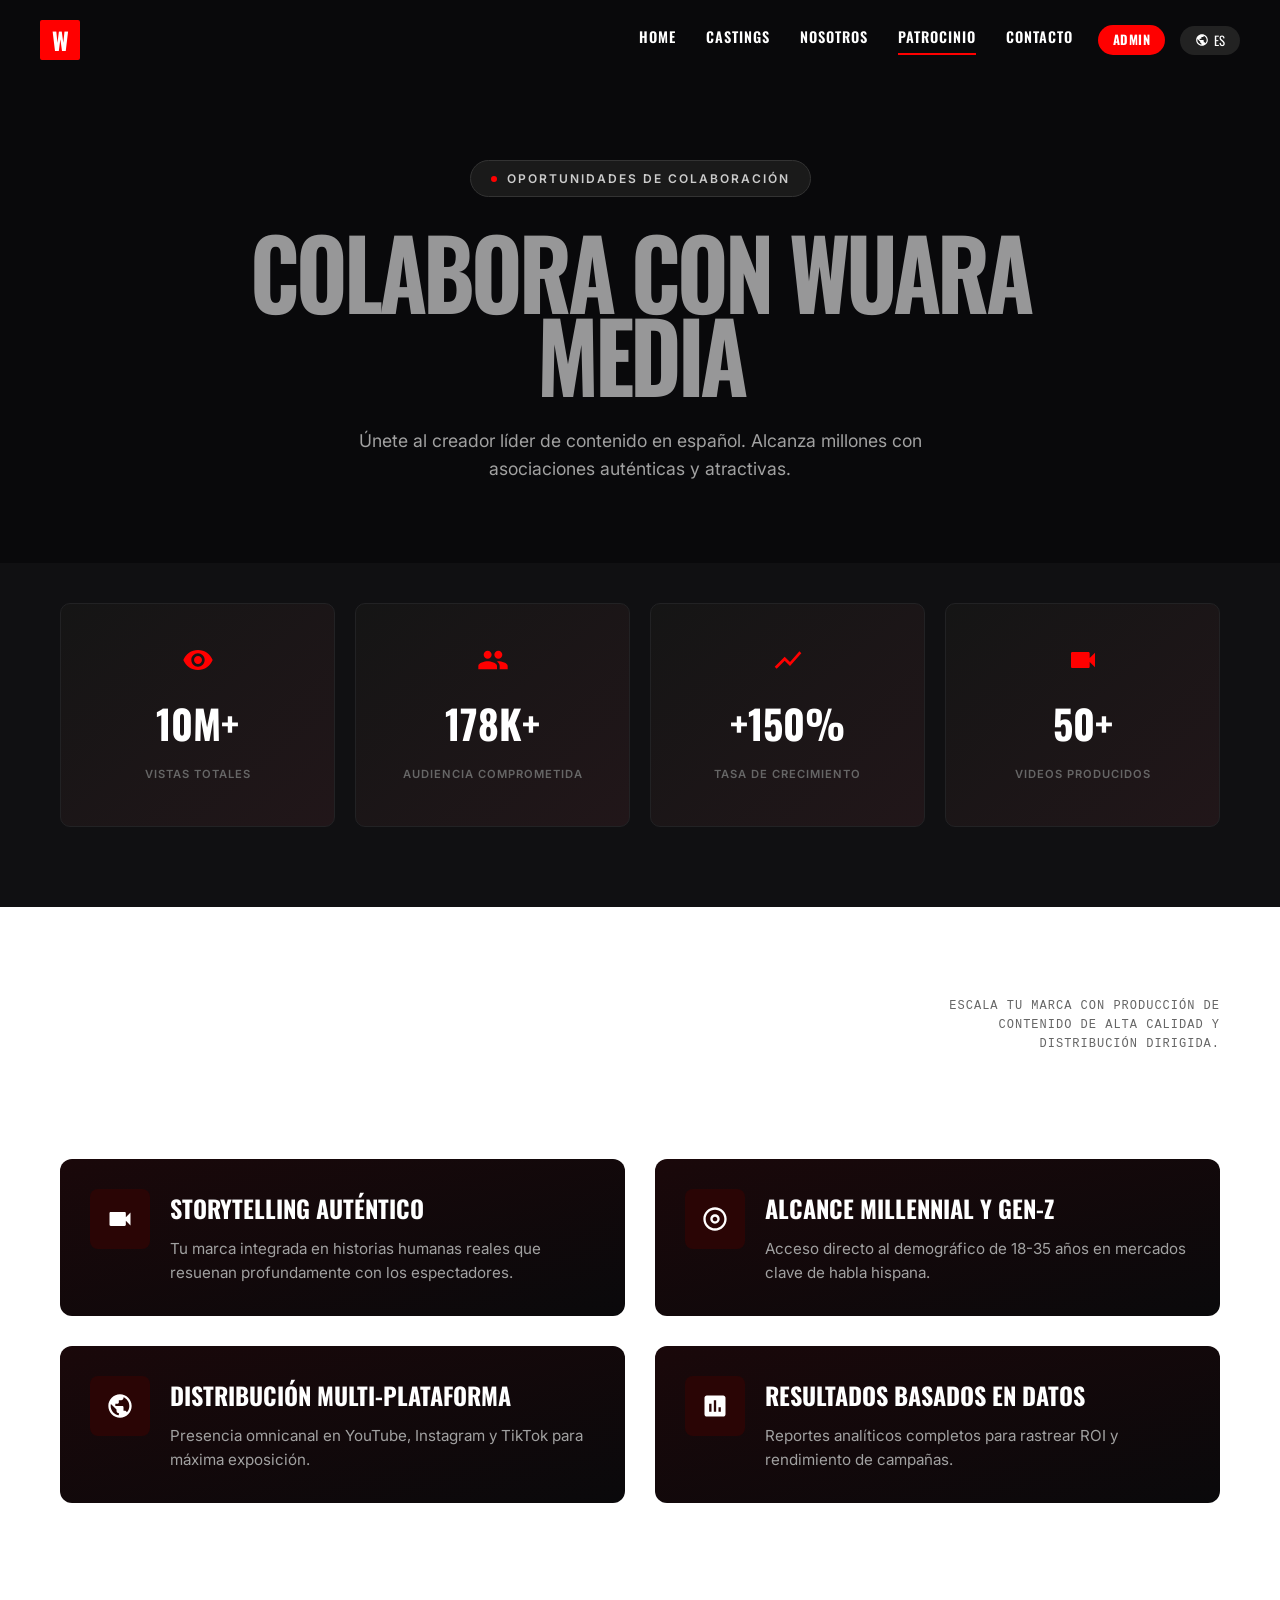
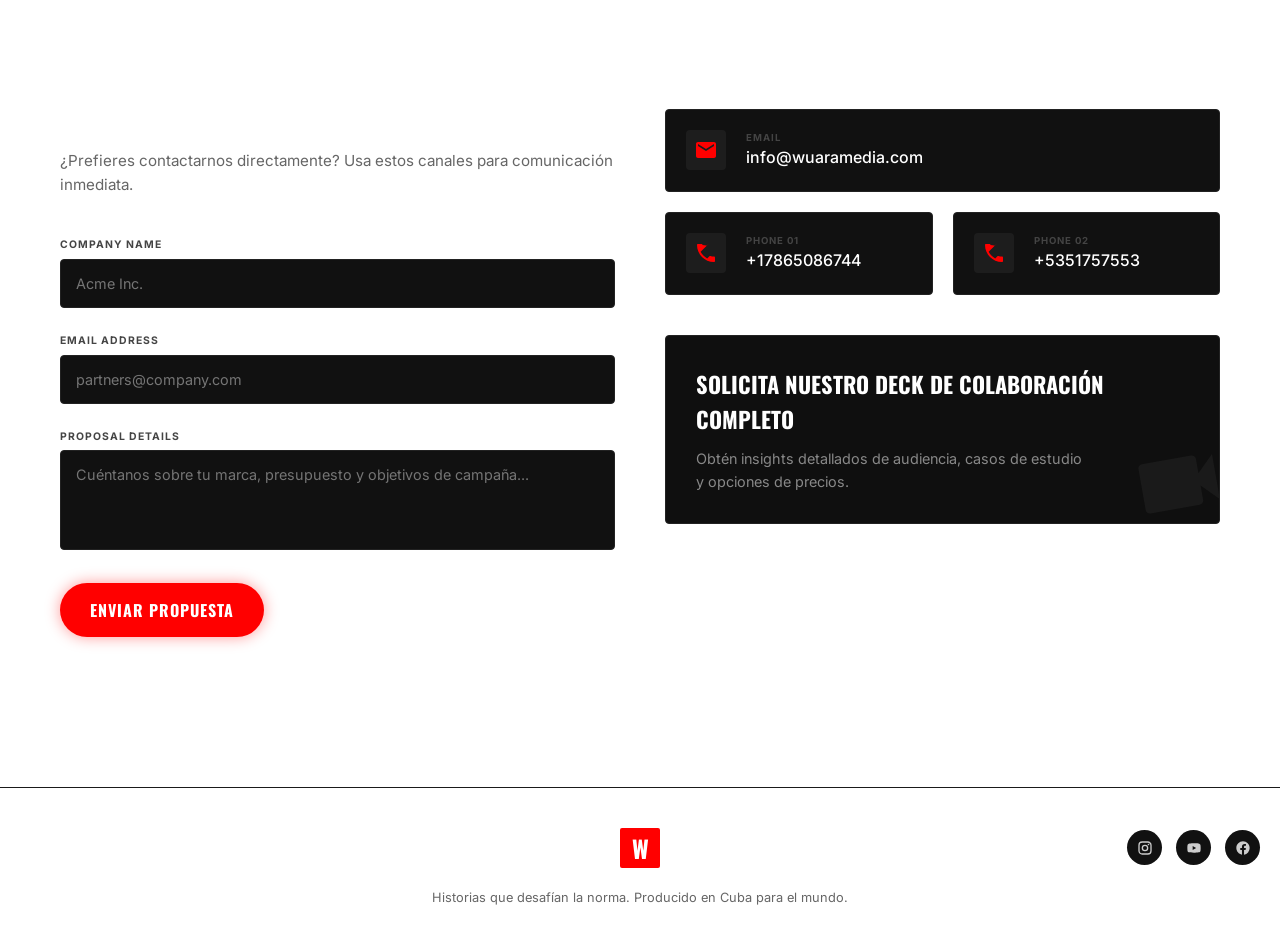
<file: P0-Página Web/index.html>
<!DOCTYPE html>
<html lang="es">
<head>
    <meta charset="UTF-8">
    <meta name="viewport" content="width=device-width, initial-scale=1.0">
    <title>Wuara Media - Colaboración</title>
    <link rel="stylesheet" href="styles.css">
    <!-- Fuentes de Google (Estas sí requieren internet la primera vez para cargar la tipografía, 
         pero los iconos ya son totalmente offline) -->
    <link rel="preconnect" href="https://fonts.googleapis.com">
    <link rel="preconnect" href="https://fonts.gstatic.com" crossorigin>
    <link href="https://fonts.googleapis.com/css2?family=Oswald:wght@400;500;700&family=Inter:wght@300;400;600&display=swap" rel="stylesheet">
</head>
<body>

    <!-- BARRA DE NAVEGACIÓN -->
    <header class="barra-navegacion">
        <div class="logo">
            <div class="caja-logo">W</div>
        </div>
        <!-- Menú de navegación -->
        <nav class="enlaces-nav">
            <a href="#">HOME</a>
            <a href="#">CASTINGS</a>
            <a href="#">NOSOTROS</a>
            <a href="#" class="activo">PATROCINIO</a>
            <a href="#">CONTACTO</a>
        </nav>
        <!-- Botones de acción -->
        <div class="acciones-nav">
            <a href="#" class="btn-admin">ADMIN</a>
            <button class="btn-idioma">
                <!-- Icono Mundo -->
                <svg class="icono-pequeno" viewBox="0 0 24 24" fill="currentColor"><path d="M12 2C6.48 2 2 6.48 2 12s4.48 10 10 10 10-4.48 10-10S17.52 2 12 2zm-1 17.93c-3.95-.49-7-3.85-7-7.93 0-.62.08-1.21.21-1.79L9 15v1c0 1.1.9 2 2 2v1.93zm6.9-2.54c-.26-.81-1-1.39-1.9-1.39h-1v-3c0-.55-.45-1-1-1H8v-2h2c.55 0 1-.45 1-1V7h2c1.1 0 2-.9 2-2v-.41c2.93 1.19 5 4.06 5 7.41 0 2.08-.8 3.97-2.1 5.39z"/></svg> 
                ES
            </button>
        </div>
        <div class="menu-hamburguesa">
            <!-- Icono Menú -->
            <svg class="icono-grande" viewBox="0 0 24 24" fill="currentColor"><path d="M3 18h18v-2H3v2zm0-5h18v-2H3v2zm0-7v2h18V6H3z"/></svg>
        </div>
    </header>

    <!-- SECCIÓN 1: PRINCIPAL (HERO) -->
    <section class="seccion-principal">
        <div class="etiqueta-pill">
            <span class="punto"></span> OPORTUNIDADES DE COLABORACIÓN
        </div>
        <h1>COLABORA CON WUARA MEDIA</h1>
        <p class="subtexto-principal">
            Únete al creador líder de contenido en español. Alcanza millones con asociaciones auténticas y atractivas.
        </p>
    </section>

    <!-- SECCIÓN 1.5: ESTADÍSTICAS -->
    <section class="seccion-estadisticas">
        <div class="contenedor rejilla-estadisticas">
            <!-- Estadística 1 -->
            <div class="tarjeta-estadistica">
                <!-- Icono Ojo -->
                <svg class="icono-stats" viewBox="0 0 24 24" fill="currentColor"><path d="M12 4.5C7 4.5 2.73 7.61 1 12c1.73 4.39 6 7.5 11 7.5s9.27-3.11 11-7.5c-1.73-4.39-6-7.5-11-7.5zM12 17c-2.76 0-5-2.24-5-5s2.24-5 5-5 5 2.24 5 5-2.24 5-5 5zm0-8c-1.66 0-3 1.34-3 3s1.34 3 3 3 3-1.34 3-3-1.34-3-3-3z"/></svg>
                <h3>10M+</h3>
                <span>VISTAS TOTALES</span>
            </div>
            <!-- Estadística 2 -->
            <div class="tarjeta-estadistica">
                <!-- Icono Grupo -->
                <svg class="icono-stats" viewBox="0 0 24 24" fill="currentColor"><path d="M16 11c1.66 0 2.99-1.34 2.99-3S17.66 5 16 5c-1.66 0-3 1.34-3 3s1.34 3 3 3zm-8 0c1.66 0 2.99-1.34 2.99-3S9.66 5 8 5C6.34 5 5 6.34 5 8s1.34 3 3 3zm0 2c-2.33 0-7 1.17-7 3.5V19h14v-2.5c0-2.33-4.67-3.5-7-3.5zm8 0c-.29 0-.62.02-.97.05 1.16.84 1.97 1.97 1.97 3.45V19h6v-2.5c0-2.33-4.67-3.5-7-3.5z"/></svg>
                <h3>178K+</h3>
                <span>AUDIENCIA COMPROMETIDA</span>
            </div>
            <!-- Estadística 3 -->
            <div class="tarjeta-estadistica">
                <!-- Icono Gráfico -->
                <svg class="icono-stats" viewBox="0 0 24 24" fill="currentColor"><path d="M3.5 18.49l6-6.01 4 4L22 6.92l-1.41-1.41-7.09 7.97-4-4L2 16.99z"/></svg>
                <h3>+150%</h3>
                <span>TASA DE CRECIMIENTO</span>
            </div>
            <!-- Estadística 4 -->
            <div class="tarjeta-estadistica">
                <!-- Icono Video -->
                <svg class="icono-stats" viewBox="0 0 24 24" fill="currentColor"><path d="M17 10.5V7c0-.55-.45-1-1-1H4c-.55 0-1 .45-1 1v10c0 .55.45 1 1 1h12c.55 0 1-.45 1-1v-3.5l4 4v-11l-4 4z"/></svg>
                <h3>50+</h3>
                <span>VIDEOS PRODUCIDOS</span>
            </div>
        </div>
    </section>

    <!-- SECCIÓN 2: POR QUÉ NOSOTROS -->
    <section class="por-que-nosotros">
        <div class="contenedor">
            <div class="cabecera-seccion">
                <h2>POR QUÉ COLABORAR CON NOSOTROS</h2>
                <div class="descripcion-cabecera">
                    ESCALA TU MARCA CON PRODUCCIÓN DE CONTENIDO DE ALTA CALIDAD Y DISTRIBUCIÓN DIRIGIDA.
                </div>
            </div>

            <div class="rejilla-caracteristicas">
                <!-- Característica 1 -->
                <div class="tarjeta-caracteristica">
                    <div class="caja-icono">
                        <svg viewBox="0 0 24 24" fill="currentColor"><path d="M17 10.5V7c0-.55-.45-1-1-1H4c-.55 0-1 .45-1 1v10c0 .55.45 1 1 1h12c.55 0 1-.45 1-1v-3.5l4 4v-11l-4 4z"/></svg>
                    </div>
                    <div class="texto-caracteristica">
                        <h3>STORYTELLING AUTÉNTICO</h3>
                        <p>Tu marca integrada en historias humanas reales que resuenan profundamente con los espectadores.</p>
                    </div>
                </div>
                <!-- Característica 2 -->
                <div class="tarjeta-caracteristica">
                    <div class="caja-icono">
                         <svg viewBox="0 0 24 24" fill="currentColor"><path d="M12 2C6.48 2 2 6.48 2 12s4.48 10 10 10 10-4.48 10-10S17.52 2 12 2zm0 18c-4.41 0-8-3.59-8-8s3.59-8 8-8 8 3.59 8 8-3.59 8-8 8zm-4-8c0-2.21 1.79-4 4-4s4 1.79 4 4-1.79 4-4 4-4-1.79-4-4zm2 0c0 1.1.9 2 2 2s2-.9 2-2-.9-2-2-2-2 .9-2 2z"/></svg>
                    </div>
                    <div class="texto-caracteristica">
                        <h3>ALCANCE MILLENNIAL Y GEN-Z</h3>
                        <p>Acceso directo al demográfico de 18-35 años en mercados clave de habla hispana.</p>
                    </div>
                </div>
                <!-- Característica 3 -->
                <div class="tarjeta-caracteristica">
                    <div class="caja-icono">
                        <svg viewBox="0 0 24 24" fill="currentColor"><path d="M12 2C6.48 2 2 6.48 2 12s4.48 10 10 10 10-4.48 10-10S17.52 2 12 2zm-1 17.93c-3.95-.49-7-3.85-7-7.93 0-.62.08-1.21.21-1.79L9 15v1c0 1.1.9 2 2 2v1.93zm6.9-2.54c-.26-.81-1-1.39-1.9-1.39h-1v-3c0-.55-.45-1-1-1H8v-2h2c.55 0 1-.45 1-1V7h2c1.1 0 2-.9 2-2v-.41c2.93 1.19 5 4.06 5 7.41 0 2.08-.8 3.97-2.1 5.39z"/></svg>
                    </div>
                    <div class="texto-caracteristica">
                        <h3>DISTRIBUCIÓN MULTI-PLATAFORMA</h3>
                        <p>Presencia omnicanal en YouTube, Instagram y TikTok para máxima exposición.</p>
                    </div>
                </div>
                <!-- Característica 4 -->
                <div class="tarjeta-caracteristica">
                    <div class="caja-icono">
                        <svg viewBox="0 0 24 24" fill="currentColor"><path d="M19 3H5c-1.1 0-2 .9-2 2v14c0 1.1.9 2 2 2h14c1.1 0 2-.9 2-2V5c0-1.1-.9-2-2-2zM9 17H7v-7h2v7zm4 0h-2V7h2v10zm4 0h-2v-4h2v4z"/></svg>
                    </div>
                    <div class="texto-caracteristica">
                        <h3>RESULTADOS BASADOS EN DATOS</h3>
                        <p>Reportes analíticos completos para rastrear ROI y rendimiento de campañas.</p>
                    </div>
                </div>
            </div>
        </div>
    </section>

    <!-- SECCIÓN 3: CONTACTO -->
    <section class="seccion-contacto">
        <div class="contenedor rejilla-contacto">
            
            <!-- Izquierda: Formulario -->
            <div class="contenedor-formulario">
                <h2>INICIAR UNA COLABORACIÓN</h2>
                <p class="subtitulo">¿Prefieres contactarnos directamente? Usa estos canales para comunicación inmediata.</p>

                <form class="formulario-principal">
                    <div class="grupo-input">
                        <label>COMPANY NAME</label>
                        <input type="text" placeholder="Acme Inc.">
                    </div>
                    <div class="grupo-input">
                        <label>EMAIL ADDRESS</label>
                        <input type="email" placeholder="partners@company.com">
                    </div>
                    <div class="grupo-input">
                        <label>PROPOSAL DETAILS</label>
                        <textarea placeholder="Cuéntanos sobre tu marca, presupuesto y objetivos de campaña..."></textarea>
                    </div>

                    <button type="button" class="btn-enviar">ENVIAR PROPUESTA</button>
                </form>
            </div>

            <!-- Derecha: Información Directa -->
            <div class="contenedor-info-directa">
                <h3>CONTACTO DIRECTO</h3>

                <div class="tarjeta-info">
                    <div class="icono-info">
                        <!-- Icono Sobre (Email) -->
                        <svg viewBox="0 0 24 24" fill="currentColor"><path d="M20 4H4c-1.1 0-1.99.9-1.99 2L2 18c0 1.1.9 2 2 2h16c1.1 0 2-.9 2-2V6c0-1.1-.9-2-2-2zm0 4l-8 5-8-5V6l8 5 8-5v2z"/></svg>
                    </div>
                    <div class="detalles-info">
                        <span class="etiqueta">EMAIL</span>
                        <span class="valor">info@wuaramedia.com</span>
                    </div>
                </div>

                <div class="rejilla-telefonos">
                    <div class="tarjeta-info pequena">
                        <div class="icono-info texto-rojo">
                            <!-- Icono Teléfono -->
                            <svg viewBox="0 0 24 24" fill="currentColor"><path d="M6.62 10.79c1.44 2.83 3.76 5.14 6.59 6.59l2.2-2.2c.27-.27.67-.36 1.02-.24 1.12.37 2.33.57 3.57.57.55 0 1 .45 1 1V20c0 .55-.45 1-1 1-9.39 0-17-7.61-17-17 0-.55.45-1 1-1h3.5c.55 0 1 .45 1 1 1.25 0 2.45.2 3.57.57.35.13.74.04 1.02-.24l2.2-2.2z"/></svg>
                        </div>
                        <div class="detalles-info">
                            <span class="etiqueta">PHONE 01</span>
                            <span class="valor">+17865086744</span>
                        </div>
                    </div>
                    <div class="tarjeta-info pequena">
                        <div class="icono-info texto-rojo">
                            <!-- Icono Teléfono -->
                            <svg viewBox="0 0 24 24" fill="currentColor"><path d="M6.62 10.79c1.44 2.83 3.76 5.14 6.59 6.59l2.2-2.2c.27-.27.67-.36 1.02-.24 1.12.37 2.33.57 3.57.57.55 0 1 .45 1 1V20c0 .55-.45 1-1 1-9.39 0-17-7.61-17-17 0-.55.45-1 1-1h3.5c.55 0 1 .45 1 1 1.25 0 2.45.2 3.57.57.35.13.74.04 1.02-.24l2.2-2.2z"/></svg>
                        </div>
                        <div class="detalles-info">
                            <span class="etiqueta">PHONE 02</span>
                            <span class="valor">+5351757553</span>
                        </div>
                    </div>
                </div>

                <div class="tarjeta-deck">
                    <h4>SOLICITA NUESTRO DECK DE COLABORACIÓN COMPLETO</h4>
                    <p>Obtén insights detallados de audiencia, casos de estudio y opciones de precios.</p>
                    <!-- Icono Fondo -->
                    <svg class="icono-fondo" viewBox="0 0 24 24" fill="currentColor"><path d="M17 10.5V7c0-.55-.45-1-1-1H4c-.55 0-1 .45-1 1v10c0 .55.45 1 1 1h12c.55 0 1-.45 1-1v-3.5l4 4v-11l-4 4z"/></svg>
                </div>
            </div>
        </div>
    </section>

    <!-- PIE DE PÁGINA (FOOTER) -->
    <footer>
        <div class="contenido-footer">
            <div class="logo-footer">
                <div class="caja-logo">W</div>
            </div>
            <div class="iconos-sociales">
                <a href="#">
                    <!-- Instagram -->
                    <svg viewBox="0 0 24 24" fill="currentColor"><path d="M7.8 2h8.4C19.4 2 22 4.6 22 7.8v8.4a5.8 5.8 0 0 1-5.8 5.8H7.8C4.6 22 2 19.4 2 16.2V7.8A5.8 5.8 0 0 1 7.8 2m-.2 2A3.6 3.6 0 0 0 4 7.6v8.8C4 18.39 5.61 20 7.6 20h8.8a3.6 3.6 0 0 0 3.6-3.6V7.6C20 5.61 18.39 4 16.4 4H7.6m9.65 1.5a1.25 1.25 0 0 1 1.25 1.25A1.25 1.25 0 0 1 17.25 8 1.25 1.25 0 0 1 16 6.75a1.25 1.25 0 0 1 1.25-1.25M12 7a5 5 0 0 1 5 5 5 5 0 0 1-5 5 5 5 0 0 1-5-5 5 5 0 0 1 5-5m0 2a3 3 0 0 0-3 3 3 3 0 0 0 3 3 3 3 0 0 0 3-3 3 3 0 0 0-3-3z"/></svg>
                </a>
                <a href="#">
                    <!-- YouTube -->
                    <svg viewBox="0 0 24 24" fill="currentColor"><path d="M10,15L15.19,12L10,9V15M21.56,7.17C21.69,7.64 21.78,8.27 21.84,9.07C21.91,9.87 21.94,10.56 21.94,11.16L22,12C22,14.19 21.84,15.8 21.56,16.83C21.31,17.73 20.73,18.31 19.83,18.56C19.36,18.69 18.5,18.78 17.18,18.84C15.88,18.91 14.69,18.94 13.59,18.94L12,19C7.81,19 5.2,18.84 4.17,18.56C3.27,18.31 2.69,17.73 2.44,16.83C2.31,16.36 2.22,15.73 2.16,14.93C2.09,14.13 2.06,13.44 2.06,12.84L2,12C2,9.81 2.16,8.2 2.44,7.17C2.69,6.27 3.27,5.69 4.17,5.44C4.64,5.31 5.5,5.22 6.82,5.16C8.12,5.09 9.31,5.06 10.41,5.06L12,5C16.19,5 18.8,5.16 19.83,5.44C20.73,5.69 21.31,6.27 21.56,7.17Z"/></svg>
                </a>
                <a href="#">
                    <!-- Facebook -->
                    <svg viewBox="0 0 24 24" fill="currentColor"><path d="M12 2.04C6.5 2.04 2 6.53 2 12.06C2 17.06 5.66 21.21 10.44 21.96V14.96H7.9V12.06H10.44V9.85C10.44 7.34 11.93 5.96 14.22 5.96C15.31 5.96 16.45 6.15 16.45 6.15V8.62H15.19C13.95 8.62 13.56 9.39 13.56 10.18V12.06H16.34L15.89 14.96H13.56V21.96A10 10 0 0 0 22 12.06C22 6.53 17.5 2.04 12 2.04Z"/></svg>
                </a>
            </div>
        </div>
        <p class="derechos">Historias que desafían la norma. Producido en Cuba para el mundo.</p>
    </footer>

</body>
</html>
</file>
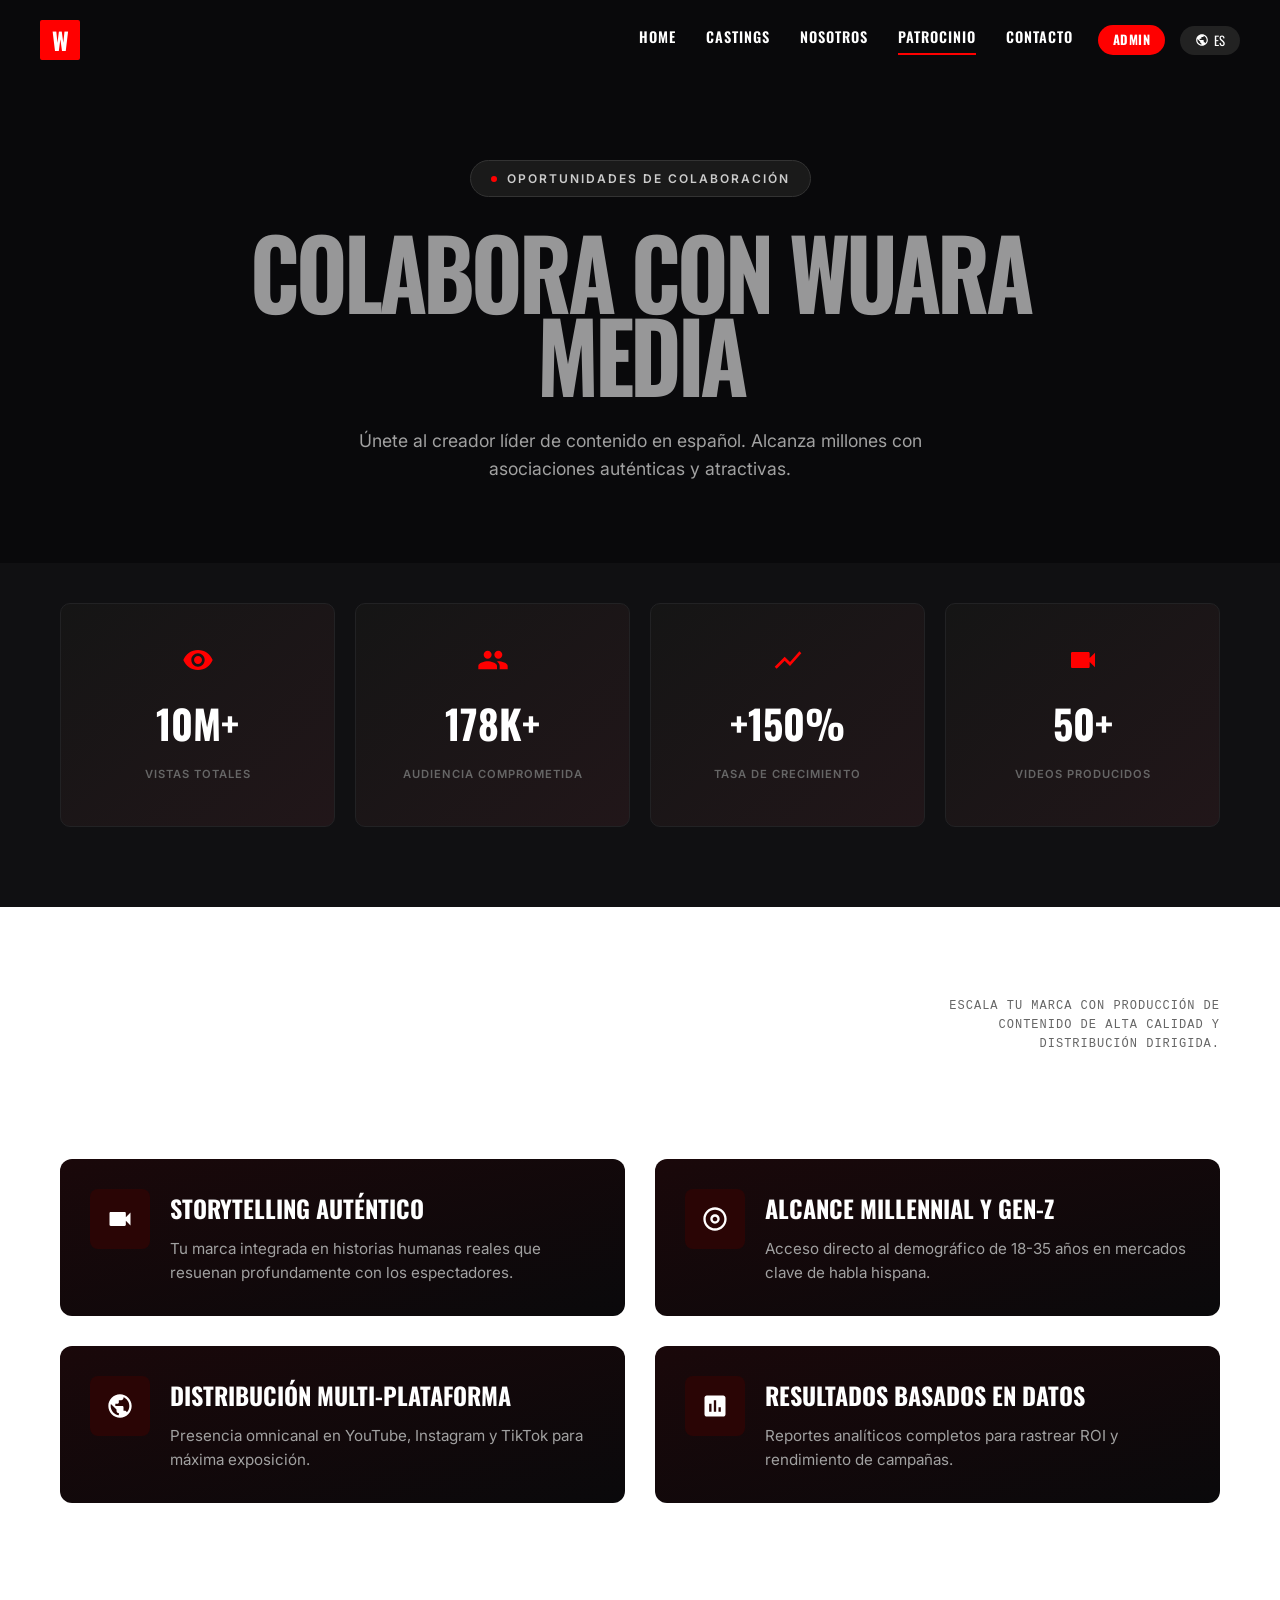
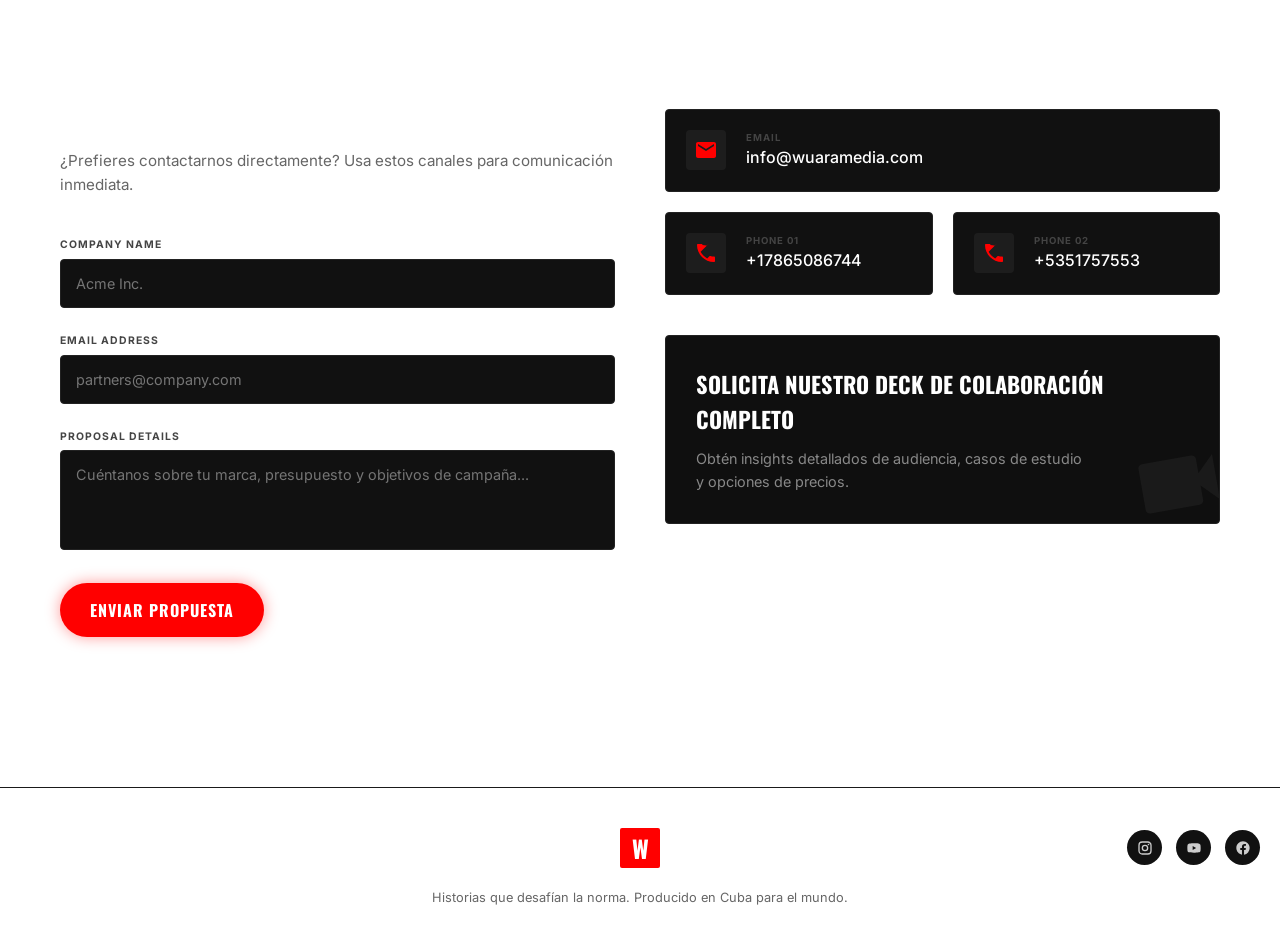
<file: P0-Página Web/Versión_Android.html>
<!DOCTYPE html>
<html lang="es">
<head>
    <meta charset="UTF-8">
    <meta name="viewport" content="width=device-width, initial-scale=1.0">
    <title>Wuara Media - Colaboración</title>
    
    <!-- Fuentes de Google -->
    <link rel="preconnect" href="https://fonts.googleapis.com">
    <link rel="preconnect" href="https://fonts.gstatic.com" crossorigin>
    <link href="https://fonts.googleapis.com/css2?family=Oswald:wght@400;500;700&family=Inter:wght@300;400;600&display=swap" rel="stylesheet">

    <style>
        /* --- REINICIO Y VARIABLES GLOBALES --- */
        :root {
            --color-fondo: #050505;
            --color-tarjeta: #0f0f0f;
            --rojo-primario: #ff0000;
            --texto-blanco: #ffffff;
            --texto-gris: #a1a1a1;
            --fuente-titulos: 'Oswald', sans-serif;
            --fuente-cuerpo: 'Inter', sans-serif;
        }

        * {
            margin: 0;
            padding: 0;
            box-sizing: border-box;
        }

        body {
            /* 1. Degradado radial */
            background: radial-gradient(circle at center, #09090b 0%, #09090b 100%);
            
            /* 2. Truco PRO: Fondo fijo */
            background-attachment: fixed;
            
            /* 3. Asegurar que cubra toda la altura */
            min-height: 100vh;
            color: var(--texto-blanco);
            font-family: var(--fuente-cuerpo);
            line-height: 1.6;
            margin: 0; 
        }

        a { text-decoration: none; color: inherit; }
        ul { list-style: none; }

        /* Configuración básica para los iconos SVG */
        svg {
            width: 24px;
            height: 24px;
            display: inline-block;
            vertical-align: middle;
        }

        .contenedor {
            max-width: 1200px;
            margin: 0 auto;
            padding: 0 20px;
        }

        /* --- BARRA DE NAVEGACIÓN --- */
        .barra-navegacion {
            display: flex;
            /* Se elimina justify-content para alinear a la derecha con margen automático */
            align-items: center;
            padding: 20px 40px;
            position: relative;
            z-index: 100;
            background: transparent;
        }

        .caja-logo {
            background-color: var(--rojo-primario);
            color: white;
            width: 40px;
            height: 40px;
            display: flex;
            align-items: center;
            justify-content: center;
            font-family: var(--fuente-titulos);
            font-weight: 700;
            font-size: 1.5rem;
            border-radius: 2px;
        }

        .enlaces-nav {
            display: flex;
            gap: 30px;
            margin-left: auto; /* ESTO ALINEA TODO A LA DERECHA */
        }

        .enlaces-nav a {
            font-size: 0.9rem;
            font-weight: 600;
            text-transform: uppercase;
            color: #fff;
            padding-bottom: 5px;
            font-family: var(--fuente-titulos);
            letter-spacing: 1px;
        }

        .enlaces-nav a.activo {
            border-bottom: 2px solid var(--rojo-primario);
        }

        .acciones-nav {
            display: flex;
            align-items: center;
            gap: 15px;
            margin-left: 25px; /* Separación extra del menú */
        }

        .btn-admin {
            background-color: var(--rojo-primario);
            padding: 5px 15px;
            border-radius: 20px;
            font-weight: 700;
            font-size: 0.8rem;
            font-family: var(--fuente-titulos);
            letter-spacing: 0.5px;
        }

        .btn-idioma {
            background: #222;
            border: none;
            color: white;
            padding: 5px 15px;
            border-radius: 20px;
            cursor: pointer;
            font-size: 0.8rem;
            display: flex;
            align-items: center;
            gap: 5px;
            font-family: var(--fuente-titulos);
        }

        .icono-pequeno {
            width: 14px;
            height: 14px;
        }

        .menu-hamburguesa { display: none; cursor: pointer; color: white; margin-left: auto; }
        .icono-grande { width: 30px; height: 30px; }

        /* --- SECCIÓN PRINCIPAL (HERO) --- */
        .seccion-principal {
            text-align: center;
            padding: 80px 20px 80px;
            display: flex;
            flex-direction: column;
            align-items: center;
        }

        .etiqueta-pill {
            background-color: #1a1a1a;
            padding: 8px 20px;
            border-radius: 50px;
            font-size: 0.75rem;
            font-weight: 600;
            letter-spacing: 2px;
            text-transform: uppercase;
            margin-bottom: 20px;
            border: 1px solid #333;
            display: inline-flex;
            align-items: center;
            gap: 10px;
            color: #ccc;
        }

        .etiqueta-pill .punto {
            width: 6px;
            height: 6px;
            background-color: var(--rojo-primario);
            border-radius: 50%;
        }

        .seccion-principal h1 {
            /* 1. Asegurar la fuente Oswald (que es estilo "cartel") */
            font-family: 'Oswald', sans-serif;
            
            /* 2. Grosor máximo */
            font-weight: 700;
            
            /* 3. Tamaño grande */
            font-size: 5.5rem; /* Ajusta este número si lo quieres más grande */
            
            /* 4. Mayúsculas obligatorias */
            text-transform: uppercase;
            
            /* 5. Altura de línea apretada (para que no se separen los renglones) */
            line-height: 0.85;
            
            /* 6. Color grisáceo */
            color: #979798;
            
            /* --- AQUÍ ESTÁN LOS TRUCOS VISUALES --- */
            
            /* 7. "letter-spacing": Números negativos juntan las letras entre sí */
            letter-spacing: -4px; 
            
            /* 8. "transform: scaleY": ESTIRA la letra hacia arriba sin engordarla. 
            El 1.3 significa "un 30% más alta de lo normal" */
            transform: scaleY(1.1); 
            
            /* 9. Margen ajustado (al estirarla, ocupa más espacio vertical) */
            margin-bottom: 40px; 
            margin-top: 20px;
            max-width: 900px;
        }

        .subtexto-principal {
            color: var(--texto-gris);
            font-size: 1.1rem;
            max-width: 600px;
            margin: 0 auto;
        }

        /* --- SECCIÓN DE ESTADÍSTICAS --- */
        .seccion-estadisticas {
            padding: 40px 0 80px;
            background-color: #101012; 
        }

        .rejilla-estadisticas {
            display: grid;
            grid-template-columns: repeat(4, 1fr);
            gap: 20px;
        }

        .tarjeta-estadistica {
            /* CAMBIO AQUÍ: Degradado lineal */
            /* Sintaxis: linear-gradient(dirección, color-inicial, color-final) */
            background: linear-gradient(to bottom right, #151515, #211619);

            /* El resto de propiedades se mantienen igual */
            padding: 40px 20px;
            border-radius: 10px;
            text-align: center;
            border: 1.5px solid #222224;
            transition: transform 0.3s ease;
        }
        .tarjeta-estadistica:hover {
            transform: translateY(-0px); /* Se eleva un poquito */
            background: linear-gradient(to bottom right, #18171a, #2b1519); /* El rojo se hace un poco más intenso */
            border-color: #2e2e30; /* El borde se pone rojo */
        }

        .icono-stats {
            width: 32px;
            height: 32px;
            color: var(--rojo-primario);
            margin-bottom: 15px;
        }

        .tarjeta-estadistica h3 {
            font-family: var(--fuente-titulos);
            font-size: 2.5rem;
            margin-bottom: 5px;
        }

        .tarjeta-estadistica span {
            color: #666;
            font-size: 0.7rem;
            letter-spacing: 1px;
            text-transform: uppercase;
            font-weight: 600;
        }

        /* --- SECCIÓN POR QUÉ NOSOTROS --- */
        .por-que-nosotros {
            padding: 80px 0;
        }

        .cabecera-seccion {
            display: flex;
            justify-content: space-between;
            align-items: flex-start;
            margin-bottom: 60px;
        }

        .cabecera-seccion h2 {
            font-family: var(--fuente-titulos);
            font-size: 3.5rem;
            text-transform: uppercase;
            max-width: 600px;
            line-height: 1;
        }

        .descripcion-cabecera {
            max-width: 300px;
            text-align: right;
            font-size: 0.75rem;
            color: #666;
            letter-spacing: 1px;
            line-height: 1.6;
            margin-top: 10px;
            font-family: 'Courier New', monospace; 
        }

        .rejilla-caracteristicas {
            display: grid;
            grid-template-columns: repeat(2, 1fr);
            gap: 30px;
        }

        .tarjeta-caracteristica {
            /*background-color: var(--color-tarjeta);*/
            background: linear-gradient(to bottom right, #1a080a, #0a090b);
            padding: 30px;
            border-radius: 12px;
            display: flex;
            align-items: flex-start;
            gap: 20px;
            transition: all 0.4s ease;
            transition-delay: 0.2s;
        }
        .tarjeta-caracteristica:hover {
            transform: translateY(-3px); /* Se eleva un poquito */
            background: linear-gradient(to bottom right, #250b0e, #110f13); /* El rojo se hace un poco más intenso */
        }

        .caja-icono {
            background-color: #2a0505; 
            width: 60px;
            height: 60px;
            border-radius: 8px;
            display: flex;
            align-items: center;
            justify-content: center;
            flex-shrink: 0;
            color: white;
        }

        .caja-icono svg {
            width: 28px;
            height: 28px;
        }

        .texto-caracteristica h3 {
            font-family: var(--fuente-titulos);
            font-size: 1.5rem;
            text-transform: uppercase;
            margin-bottom: 10px;
        }

        .texto-caracteristica p {
            color: var(--texto-gris);
            font-size: 0.95rem;
        }

        /* --- SECCIÓN DE CONTACTO --- */
        .seccion-contacto {
            padding: 60px 0 100px;
        }

        .rejilla-contacto {
            display: grid;
            grid-template-columns: 1fr 1fr;
            gap: 50px;
        }

        .contenedor-formulario h2 {
            font-family: var(--fuente-titulos);
            font-size: 3rem;
            text-transform: uppercase;
            line-height: 1;
            margin-bottom: 10px;
        }

        .contenedor-formulario .subtitulo {
            color: #666;
            margin-bottom: 40px;
            font-size: 0.95rem;
        }

        .grupo-input {
            margin-bottom: 25px;
        }

        .grupo-input label {
            display: block;
            font-size: 0.65rem;
            font-weight: 700;
            letter-spacing: 1px;
            color: #444;
            margin-bottom: 5px;
            text-transform: uppercase;
        }

        .grupo-input input, 
        .grupo-input textarea {
            width: 100%;
            background-color: #111;
            border: 1px solid #222;
            padding: 15px;
            color: #fff;
            font-family: var(--fuente-cuerpo);
            font-size: 0.9rem;
            border-radius: 4px;
        }

        .grupo-input input:focus, 
        .grupo-input textarea:focus {
            outline: none;
            border-color: #444;
        }

        .grupo-input textarea {
            height: 100px;
            resize: none;
        }

        .btn-enviar {
            background-color: var(--rojo-primario);
            color: white;
            border: none;
            padding: 15px 30px;
            font-family: var(--fuente-titulos);
            font-weight: 700;
            font-size: 1rem;
            border-radius: 30px;
            cursor: pointer;
            box-shadow: 0 0 15px rgba(255, 0, 0, 0.4);
            letter-spacing: 1px;
        }

        /* Contacto lado derecho */
        .contenedor-info-directa h3 {
            font-family: var(--fuente-titulos);
            font-size: 1.8rem;
            text-transform: uppercase;
            margin-bottom: 20px;
        }

        .tarjeta-info {
            background-color: #111;
            padding: 20px;
            border-radius: 4px;
            display: flex;
            align-items: center;
            gap: 20px;
            margin-bottom: 20px;
            border: 1px solid #222;
        }

        .icono-info {
            width: 40px;
            height: 40px;
            background: rgba(255,255,255,0.05);
            display: flex;
            align-items: center;
            justify-content: center;
            border-radius: 4px;
            color: var(--rojo-primario);
        }

        .texto-rojo { color: var(--rojo-primario); }

        .detalles-info {
            display: flex;
            flex-direction: column;
        }

        .detalles-info .etiqueta {
            font-size: 0.6rem;
            font-weight: 700;
            color: #444;
            letter-spacing: 1px;
            text-transform: uppercase;
        }

        .detalles-info .valor {
            font-size: 1rem;
            font-weight: 500;
        }

        .rejilla-telefonos {
            display: grid;
            grid-template-columns: 1fr 1fr;
            gap: 20px;
        }

        .tarjeta-deck {
            background-color: #0f0f0f;
            padding: 30px;
            border-radius: 4px;
            border: 1px solid #222;
            position: relative;
            overflow: hidden;
            margin-top: 20px;
        }

        .tarjeta-deck h4 {
            font-family: var(--fuente-titulos);
            font-size: 1.4rem;
            text-transform: uppercase;
            margin-bottom: 10px;
            position: relative;
            z-index: 2;
        }

        .tarjeta-deck p {
            color: #888;
            font-size: 0.9rem;
            position: relative;
            z-index: 2;
            max-width: 80%;
        }

        .icono-fondo {
            position: absolute;
            right: -10px;
            bottom: -10px;
            width: 100px;
            height: 100px;
            color: #1a1a1a;
            z-index: 1;
            transform: rotate(-10deg);
        }

        /* --- PIE DE PÁGINA --- */
        footer {
            padding: 40px 20px;
            border-top: 1px solid #1a1a1a;
            text-align: center;
            margin-top: 50px;
        }

        .contenido-footer {
            display: flex;
            justify-content: center;
            align-items: center;
            gap: 20px;
            margin-bottom: 20px;
            position: relative;
        }

        .logo-footer {
            margin-bottom: 0;
        }

        .iconos-sociales {
            position: absolute;
            right: 0;
        }

        .iconos-sociales a {
            width: 35px;
            height: 35px;
            background: #111;
            display: inline-flex;
            align-items: center;
            justify-content: center;
            border-radius: 50%;
            margin-left: 10px;
            color: #ccc;
            transition: 0.3s;
        }

        .iconos-sociales svg {
            width: 16px;
            height: 16px;
        }

        .iconos-sociales a:hover {
            background: var(--rojo-primario);
            color: white;
        }

        .derechos {
            color: #666;
            font-size: 0.8rem;
        }

        /* --- RESPONSIVE / MÓVIL (Android) --- */
        @media (max-width: 992px) {
            .rejilla-caracteristicas, .rejilla-contacto {
                grid-template-columns: 1fr;
            }
            
            .cabecera-seccion {
                flex-direction: column;
            }
            
            .descripcion-cabecera {
                text-align: left;
                margin-top: 20px;
            }
            
            .rejilla-telefonos {
                grid-template-columns: 1fr;
            }
        }

        @media (max-width: 768px) {
            .enlaces-nav, .acciones-nav {
                display: none; /* Oculto en móvil por simplicidad */
            }
            
            .menu-hamburguesa {
                display: block;
            }
            
            .seccion-principal h1 {
                font-size: 3rem;
            }
            
            .rejilla-estadisticas {
                grid-template-columns: 1fr;
            }
            
            .cabecera-seccion h2 {
                font-size: 2.5rem;
            }
            
            .contenedor-formulario h2 {
                font-size: 2rem;
            }
            
            .contenido-footer {
                flex-direction: column;
            }
            
            .iconos-sociales {
                position: relative;
                margin-top: 20px;
            }
        }
    </style>
</head>
<body>

    <!-- BARRA DE NAVEGACIÓN -->
    <header class="barra-navegacion">
        <div class="logo">
            <div class="caja-logo">W</div>
        </div>
        <!-- Menú de navegación -->
        <nav class="enlaces-nav">
            <a href="#">HOME</a>
            <a href="#">CASTINGS</a>
            <a href="#">NOSOTROS</a>
            <a href="#" class="activo">PATROCINIO</a>
            <a href="#">CONTACTO</a>
        </nav>
        <!-- Botones de acción -->
        <div class="acciones-nav">
            <a href="#" class="btn-admin">ADMIN</a>
            <button class="btn-idioma">
                <!-- Icono Mundo -->
                <svg class="icono-pequeno" viewBox="0 0 24 24" fill="currentColor"><path d="M12 2C6.48 2 2 6.48 2 12s4.48 10 10 10 10-4.48 10-10S17.52 2 12 2zm-1 17.93c-3.95-.49-7-3.85-7-7.93 0-.62.08-1.21.21-1.79L9 15v1c0 1.1.9 2 2 2v1.93zm6.9-2.54c-.26-.81-1-1.39-1.9-1.39h-1v-3c0-.55-.45-1-1-1H8v-2h2c.55 0 1-.45 1-1V7h2c1.1 0 2-.9 2-2v-.41c2.93 1.19 5 4.06 5 7.41 0 2.08-.8 3.97-2.1 5.39z"/></svg> 
                ES
            </button>
        </div>
        <div class="menu-hamburguesa">
            <!-- Icono Menú -->
            <svg class="icono-grande" viewBox="0 0 24 24" fill="currentColor"><path d="M3 18h18v-2H3v2zm0-5h18v-2H3v2zm0-7v2h18V6H3z"/></svg>
        </div>
    </header>

    <!-- SECCIÓN 1: PRINCIPAL (HERO) -->
    <section class="seccion-principal">
        <div class="etiqueta-pill">
            <span class="punto"></span> OPORTUNIDADES DE COLABORACIÓN
        </div>
        <h1>COLABORA CON WUARA MEDIA</h1>
        <p class="subtexto-principal">
            Únete al creador líder de contenido en español. Alcanza millones con asociaciones auténticas y atractivas.
        </p>
    </section>

    <!-- SECCIÓN 1.5: ESTADÍSTICAS -->
    <section class="seccion-estadisticas">
        <div class="contenedor rejilla-estadisticas">
            <!-- Estadística 1 -->
            <div class="tarjeta-estadistica">
                <!-- Icono Ojo -->
                <svg class="icono-stats" viewBox="0 0 24 24" fill="currentColor"><path d="M12 4.5C7 4.5 2.73 7.61 1 12c1.73 4.39 6 7.5 11 7.5s9.27-3.11 11-7.5c-1.73-4.39-6-7.5-11-7.5zM12 17c-2.76 0-5-2.24-5-5s2.24-5 5-5 5 2.24 5 5-2.24 5-5 5zm0-8c-1.66 0-3 1.34-3 3s1.34 3 3 3 3-1.34 3-3-1.34-3-3-3z"/></svg>
                <h3>10M+</h3>
                <span>VISTAS TOTALES</span>
            </div>
            <!-- Estadística 2 -->
            <div class="tarjeta-estadistica">
                <!-- Icono Grupo -->
                <svg class="icono-stats" viewBox="0 0 24 24" fill="currentColor"><path d="M16 11c1.66 0 2.99-1.34 2.99-3S17.66 5 16 5c-1.66 0-3 1.34-3 3s1.34 3 3 3zm-8 0c1.66 0 2.99-1.34 2.99-3S9.66 5 8 5C6.34 5 5 6.34 5 8s1.34 3 3 3zm0 2c-2.33 0-7 1.17-7 3.5V19h14v-2.5c0-2.33-4.67-3.5-7-3.5zm8 0c-.29 0-.62.02-.97.05 1.16.84 1.97 1.97 1.97 3.45V19h6v-2.5c0-2.33-4.67-3.5-7-3.5z"/></svg>
                <h3>178K+</h3>
                <span>AUDIENCIA COMPROMETIDA</span>
            </div>
            <!-- Estadística 3 -->
            <div class="tarjeta-estadistica">
                <!-- Icono Gráfico -->
                <svg class="icono-stats" viewBox="0 0 24 24" fill="currentColor"><path d="M3.5 18.49l6-6.01 4 4L22 6.92l-1.41-1.41-7.09 7.97-4-4L2 16.99z"/></svg>
                <h3>+150%</h3>
                <span>TASA DE CRECIMIENTO</span>
            </div>
            <!-- Estadística 4 -->
            <div class="tarjeta-estadistica">
                <!-- Icono Video -->
                <svg class="icono-stats" viewBox="0 0 24 24" fill="currentColor"><path d="M17 10.5V7c0-.55-.45-1-1-1H4c-.55 0-1 .45-1 1v10c0 .55.45 1 1 1h12c.55 0 1-.45 1-1v-3.5l4 4v-11l-4 4z"/></svg>
                <h3>50+</h3>
                <span>VIDEOS PRODUCIDOS</span>
            </div>
        </div>
    </section>

    <!-- SECCIÓN 2: POR QUÉ NOSOTROS -->
    <section class="por-que-nosotros">
        <div class="contenedor">
            <div class="cabecera-seccion">
                <h2>POR QUÉ COLABORAR CON NOSOTROS</h2>
                <div class="descripcion-cabecera">
                    ESCALA TU MARCA CON PRODUCCIÓN DE CONTENIDO DE ALTA CALIDAD Y DISTRIBUCIÓN DIRIGIDA.
                </div>
            </div>

            <div class="rejilla-caracteristicas">
                <!-- Característica 1 -->
                <div class="tarjeta-caracteristica">
                    <div class="caja-icono">
                        <svg viewBox="0 0 24 24" fill="currentColor"><path d="M17 10.5V7c0-.55-.45-1-1-1H4c-.55 0-1 .45-1 1v10c0 .55.45 1 1 1h12c.55 0 1-.45 1-1v-3.5l4 4v-11l-4 4z"/></svg>
                    </div>
                    <div class="texto-caracteristica">
                        <h3>STORYTELLING AUTÉNTICO</h3>
                        <p>Tu marca integrada en historias humanas reales que resuenan profundamente con los espectadores.</p>
                    </div>
                </div>
                <!-- Característica 2 -->
                <div class="tarjeta-caracteristica">
                    <div class="caja-icono">
                         <svg viewBox="0 0 24 24" fill="currentColor"><path d="M12 2C6.48 2 2 6.48 2 12s4.48 10 10 10 10-4.48 10-10S17.52 2 12 2zm0 18c-4.41 0-8-3.59-8-8s3.59-8 8-8 8 3.59 8 8-3.59 8-8 8zm-4-8c0-2.21 1.79-4 4-4s4 1.79 4 4-1.79 4-4 4-4-1.79-4-4zm2 0c0 1.1.9 2 2 2s2-.9 2-2-.9-2-2-2-2 .9-2 2z"/></svg>
                    </div>
                    <div class="texto-caracteristica">
                        <h3>ALCANCE MILLENNIAL Y GEN-Z</h3>
                        <p>Acceso directo al demográfico de 18-35 años en mercados clave de habla hispana.</p>
                    </div>
                </div>
                <!-- Característica 3 -->
                <div class="tarjeta-caracteristica">
                    <div class="caja-icono">
                        <svg viewBox="0 0 24 24" fill="currentColor"><path d="M12 2C6.48 2 2 6.48 2 12s4.48 10 10 10 10-4.48 10-10S17.52 2 12 2zm-1 17.93c-3.95-.49-7-3.85-7-7.93 0-.62.08-1.21.21-1.79L9 15v1c0 1.1.9 2 2 2v1.93zm6.9-2.54c-.26-.81-1-1.39-1.9-1.39h-1v-3c0-.55-.45-1-1-1H8v-2h2c.55 0 1-.45 1-1V7h2c1.1 0 2-.9 2-2v-.41c2.93 1.19 5 4.06 5 7.41 0 2.08-.8 3.97-2.1 5.39z"/></svg>
                    </div>
                    <div class="texto-caracteristica">
                        <h3>DISTRIBUCIÓN MULTI-PLATAFORMA</h3>
                        <p>Presencia omnicanal en YouTube, Instagram y TikTok para máxima exposición.</p>
                    </div>
                </div>
                <!-- Característica 4 -->
                <div class="tarjeta-caracteristica">
                    <div class="caja-icono">
                        <svg viewBox="0 0 24 24" fill="currentColor"><path d="M19 3H5c-1.1 0-2 .9-2 2v14c0 1.1.9 2 2 2h14c1.1 0 2-.9 2-2V5c0-1.1-.9-2-2-2zM9 17H7v-7h2v7zm4 0h-2V7h2v10zm4 0h-2v-4h2v4z"/></svg>
                    </div>
                    <div class="texto-caracteristica">
                        <h3>RESULTADOS BASADOS EN DATOS</h3>
                        <p>Reportes analíticos completos para rastrear ROI y rendimiento de campañas.</p>
                    </div>
                </div>
            </div>
        </div>
    </section>

    <!-- SECCIÓN 3: CONTACTO -->
    <section class="seccion-contacto">
        <div class="contenedor rejilla-contacto">
            
            <!-- Izquierda: Formulario -->
            <div class="contenedor-formulario">
                <h2>INICIAR UNA COLABORACIÓN</h2>
                <p class="subtitulo">¿Prefieres contactarnos directamente? Usa estos canales para comunicación inmediata.</p>

                <form class="formulario-principal">
                    <div class="grupo-input">
                        <label>COMPANY NAME</label>
                        <input type="text" placeholder="Acme Inc.">
                    </div>
                    <div class="grupo-input">
                        <label>EMAIL ADDRESS</label>
                        <input type="email" placeholder="partners@company.com">
                    </div>
                    <div class="grupo-input">
                        <label>PROPOSAL DETAILS</label>
                        <textarea placeholder="Cuéntanos sobre tu marca, presupuesto y objetivos de campaña..."></textarea>
                    </div>

                    <button type="button" class="btn-enviar">ENVIAR PROPUESTA</button>
                </form>
            </div>

            <!-- Derecha: Información Directa -->
            <div class="contenedor-info-directa">
                <h3>CONTACTO DIRECTO</h3>

                <div class="tarjeta-info">
                    <div class="icono-info">
                        <!-- Icono Sobre (Email) -->
                        <svg viewBox="0 0 24 24" fill="currentColor"><path d="M20 4H4c-1.1 0-1.99.9-1.99 2L2 18c0 1.1.9 2 2 2h16c1.1 0 2-.9 2-2V6c0-1.1-.9-2-2-2zm0 4l-8 5-8-5V6l8 5 8-5v2z"/></svg>
                    </div>
                    <div class="detalles-info">
                        <span class="etiqueta">EMAIL</span>
                        <span class="valor">info@wuaramedia.com</span>
                    </div>
                </div>

                <div class="rejilla-telefonos">
                    <div class="tarjeta-info pequena">
                        <div class="icono-info texto-rojo">
                            <!-- Icono Teléfono -->
                            <svg viewBox="0 0 24 24" fill="currentColor"><path d="M6.62 10.79c1.44 2.83 3.76 5.14 6.59 6.59l2.2-2.2c.27-.27.67-.36 1.02-.24 1.12.37 2.33.57 3.57.57.55 0 1 .45 1 1V20c0 .55-.45 1-1 1-9.39 0-17-7.61-17-17 0-.55.45-1 1-1h3.5c.55 0 1 .45 1 1 1.25 0 2.45.2 3.57.57.35.13.74.04 1.02-.24l2.2-2.2z"/></svg>
                        </div>
                        <div class="detalles-info">
                            <span class="etiqueta">PHONE 01</span>
                            <span class="valor">+17865086744</span>
                        </div>
                    </div>
                    <div class="tarjeta-info pequena">
                        <div class="icono-info texto-rojo">
                            <!-- Icono Teléfono -->
                            <svg viewBox="0 0 24 24" fill="currentColor"><path d="M6.62 10.79c1.44 2.83 3.76 5.14 6.59 6.59l2.2-2.2c.27-.27.67-.36 1.02-.24 1.12.37 2.33.57 3.57.57.55 0 1 .45 1 1V20c0 .55-.45 1-1 1-9.39 0-17-7.61-17-17 0-.55.45-1 1-1h3.5c.55 0 1 .45 1 1 1.25 0 2.45.2 3.57.57.35.13.74.04 1.02-.24l2.2-2.2z"/></svg>
                        </div>
                        <div class="detalles-info">
                            <span class="etiqueta">PHONE 02</span>
                            <span class="valor">+5351757553</span>
                        </div>
                    </div>
                </div>

                <div class="tarjeta-deck">
                    <h4>SOLICITA NUESTRO DECK DE COLABORACIÓN COMPLETO</h4>
                    <p>Obtén insights detallados de audiencia, casos de estudio y opciones de precios.</p>
                    <!-- Icono Fondo -->
                    <svg class="icono-fondo" viewBox="0 0 24 24" fill="currentColor"><path d="M17 10.5V7c0-.55-.45-1-1-1H4c-.55 0-1 .45-1 1v10c0 .55.45 1 1 1h12c.55 0 1-.45 1-1v-3.5l4 4v-11l-4 4z"/></svg>
                </div>
            </div>
        </div>
    </section>

    <!-- PIE DE PÁGINA (FOOTER) -->
    <footer>
        <div class="contenido-footer">
            <div class="logo-footer">
                <div class="caja-logo">W</div>
            </div>
            <div class="iconos-sociales">
                <a href="#">
                    <!-- Instagram -->
                    <svg viewBox="0 0 24 24" fill="currentColor"><path d="M7.8 2h8.4C19.4 2 22 4.6 22 7.8v8.4a5.8 5.8 0 0 1-5.8 5.8H7.8C4.6 22 2 19.4 2 16.2V7.8A5.8 5.8 0 0 1 7.8 2m-.2 2A3.6 3.6 0 0 0 4 7.6v8.8C4 18.39 5.61 20 7.6 20h8.8a3.6 3.6 0 0 0 3.6-3.6V7.6C20 5.61 18.39 4 16.4 4H7.6m9.65 1.5a1.25 1.25 0 0 1 1.25 1.25A1.25 1.25 0 0 1 17.25 8 1.25 1.25 0 0 1 16 6.75a1.25 1.25 0 0 1 1.25-1.25M12 7a5 5 0 0 1 5 5 5 5 0 0 1-5 5 5 5 0 0 1-5-5 5 5 0 0 1 5-5m0 2a3 3 0 0 0-3 3 3 3 0 0 0 3 3 3 3 0 0 0 3-3 3 3 0 0 0-3-3z"/></svg>
                </a>
                <a href="#">
                    <!-- YouTube -->
                    <svg viewBox="0 0 24 24" fill="currentColor"><path d="M10,15L15.19,12L10,9V15M21.56,7.17C21.69,7.64 21.78,8.27 21.84,9.07C21.91,9.87 21.94,10.56 21.94,11.16L22,12C22,14.19 21.84,15.8 21.56,16.83C21.31,17.73 20.73,18.31 19.83,18.56C19.36,18.69 18.5,18.78 17.18,18.84C15.88,18.91 14.69,18.94 13.59,18.94L12,19C7.81,19 5.2,18.84 4.17,18.56C3.27,18.31 2.69,17.73 2.44,16.83C2.31,16.36 2.22,15.73 2.16,14.93C2.09,14.13 2.06,13.44 2.06,12.84L2,12C2,9.81 2.16,8.2 2.44,7.17C2.69,6.27 3.27,5.69 4.17,5.44C4.64,5.31 5.5,5.22 6.82,5.16C8.12,5.09 9.31,5.06 10.41,5.06L12,5C16.19,5 18.8,5.16 19.83,5.44C20.73,5.69 21.31,6.27 21.56,7.17Z"/></svg>
                </a>
                <a href="#">
                    <!-- Facebook -->
                    <svg viewBox="0 0 24 24" fill="currentColor"><path d="M12 2.04C6.5 2.04 2 6.53 2 12.06C2 17.06 5.66 21.21 10.44 21.96V14.96H7.9V12.06H10.44V9.85C10.44 7.34 11.93 5.96 14.22 5.96C15.31 5.96 16.45 6.15 16.45 6.15V8.62H15.19C13.95 8.62 13.56 9.39 13.56 10.18V12.06H16.34L15.89 14.96H13.56V21.96A10 10 0 0 0 22 12.06C22 6.53 17.5 2.04 12 2.04Z"/></svg>
                </a>
            </div>
        </div>
        <p class="derechos">Historias que desafían la norma. Producido en Cuba para el mundo.</p>
    </footer>

</body>
</html>
</file>
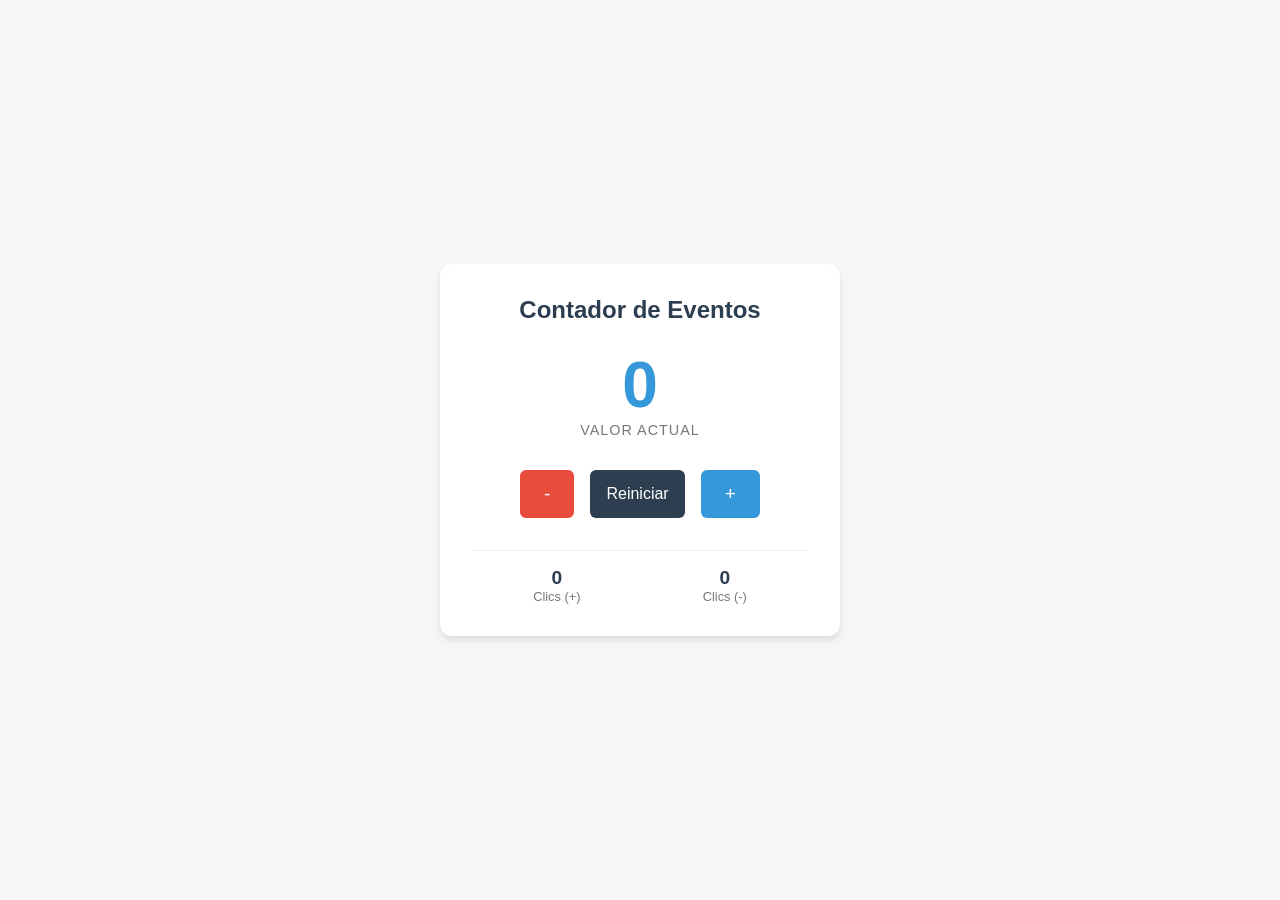
<file: P1-Contador/Contador.html>
<!DOCTYPE html>
<html lang="es">
<head>
    <meta charset="UTF-8">
    <meta name="viewport" content="width=device-width, initial-scale=1.0">
    <title>Proyecto 1: Contador Inteligente</title>
    <!-- Vinculación de hoja de estilos externa -->
    <link rel="stylesheet" href="Contador.css">
</head>
<body>
    <main class="contenedor">
        <section class="tarjeta-contador">
            <header>
                <h1>Contador de Eventos</h1>
            </header>
            
            <div class="area-visualizacion">
                <span id="valor-conteo">0</span>
                <p class="etiqueta">Valor Actual</p>
            </div>

            <div class="controles">
                <button id="btn-decrementar" type="button" aria-label="Disminuir contador">-</button>
                <button id="btn-reiniciar" type="button" class="secundario" aria-label="Restablecer contador">Reiniciar</button>
                <button id="btn-incrementar" type="button" aria-label="Aumentar contador">+</button>
            </div>

            <section class="estadisticas">
                <div class="caja-estadistica">
                    <span id="clics-incremento">0</span>
                    <p>Clics (+)</p>
                </div>
                <div class="caja-estadistica">
                    <span id="clics-decremento">0</span>
                    <p>Clics (-)</p>
                </div>
            </section>
        </section>
    </main>

    <!-- Vinculación de script externo con defer para carga diferida -->
    <script src="Contador.js" defer></script>
</body>
</html>
</file>
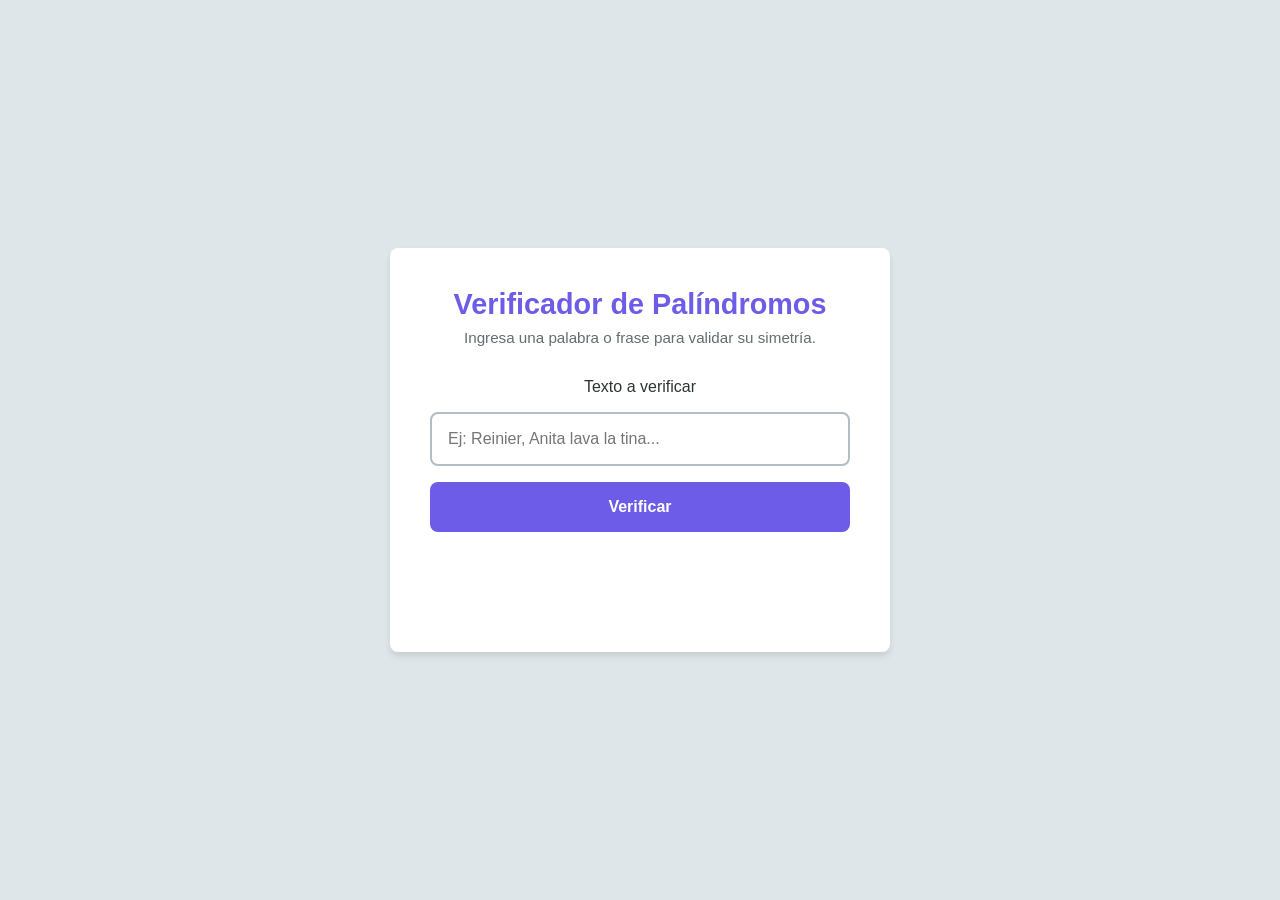
<file: P2-Verificador de Palíndromos/Verificador_de_Palíndromos.html>
<!DOCTYPE html>
<html lang="es">
<head>
    <meta charset="UTF-8">
    <meta name="viewport" content="width=device-width, initial-scale=1.0">
    <title>Proyecto 2: Verificador de Palíndromos</title>
    <!-- Vinculación de hoja de estilos externa -->
    <link rel="stylesheet" href="Verificador_de_Palíndromos.css">
</head>
<body>
    <main class="contenedor">
        <section class="tarjeta-verificador">
            <header>
                <h1>Verificador de Palíndromos</h1>
                <p class="descripcion">Ingresa una palabra o frase para validar su simetría.</p>
            </header>
            
            <div class="formulario">
                <label for="entrada-texto" class="etiqueta-oculta">Texto a verificar</label>
                <input type="text" id="entrada-texto" placeholder="Ej: Reinier, Anita lava la tina..." autocomplete="off">
                <button id="boton-verificar" type="button">Verificar</button>
            </div>

            <section id="contenedor-resultado" class="resultado" aria-live="polite">
                <span class="icono"></span>
                <p class="mensaje"></p>
            </section>
        </section>
    </main>

    <!-- Vinculación de script externo con defer -->
    <script src="Verificador_de_Palíndromos.js" defer></script>
</body>
</html>
</file>
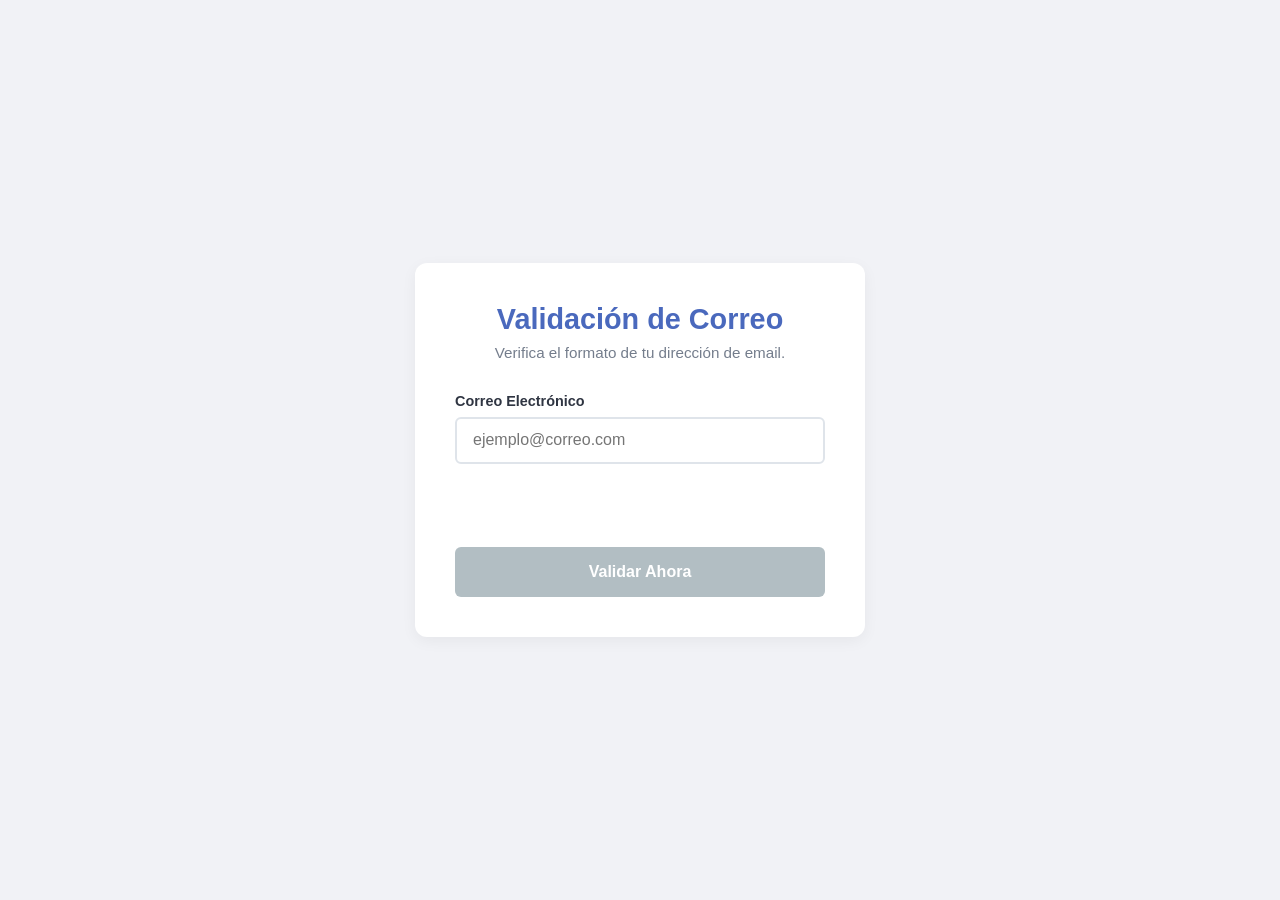
<file: P3-Verificador de Correo Electrónico/Verificador_de_Correo.html>
<!DOCTYPE html>
<html lang="es">
<head>
    <meta charset="UTF-8">
    <meta name="viewport" content="width=device-width, initial-scale=1.0">
    <title>Proyecto 3: Validador de Email</title>
    <!-- Vinculación de hoja de estilos externa -->
    <link rel="stylesheet" href="Verificador_de_Correo.css">
</head>
<body>
    <main class="contenedor">
        <section class="tarjeta-validador">
            <header>
                <h1>Validación de Correo</h1>
                <p class="descripcion">Verifica el formato de tu dirección de email.</p>
            </header>
            
            <form id="formulario-email" class="formulario" novalidate>
                <div class="grupo-input">
                    <label for="campo-email" class="etiqueta">Correo Electrónico</label>
                    <input 
                        type="email" 
                        id="campo-email" 
                        class="campo-texto" 
                        placeholder="ejemplo@correo.com" 
                        autocomplete="email"
                        aria-describedby="mensaje-validacion"
                        aria-invalid="false"
                    >
                    <span class="icono-estado"></span>
                </div>

                <div id="mensaje-validacion" class="mensaje" aria-live="polite"></div>
                
                <button type="submit" id="boton-validar" class="boton" disabled>
                    <span class="texto-boton">Validar Ahora</span>
                    <span class="spinner"></span>
                </button>
            </form>
        </section>
    </main>

    <!-- Vinculación de script externo con defer -->
    <script src="Verificador_de_Correo.js" defer></script>
</body>
</html>
</file>
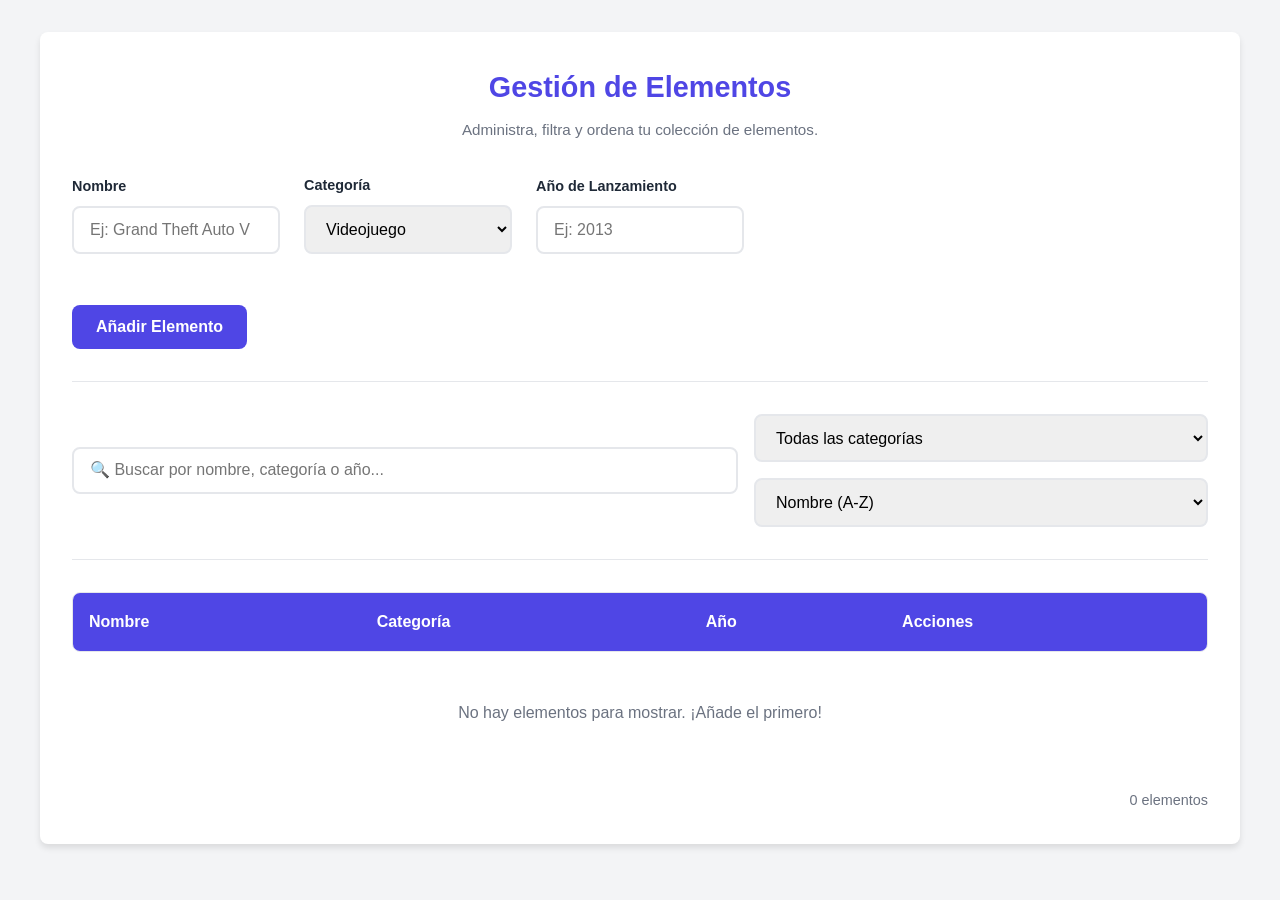
<file: P5-Tabla Ordenable/Tabla_Ordenable.html>
<!DOCTYPE html>
<html lang="es">
<head>
    <meta charset="UTF-8">
    <meta name="viewport" content="width=device-width, initial-scale=1.0">
    <title>Proyecto 5: Tabla de Elementos</title>
    <!-- Vinculación de hoja de estilos externa -->
    <link rel="stylesheet" href="Tabla_Ordenable.css">
</head>
<body>
    <main class="contenedor">
        <section class="tarjeta-principal">
            <header>
                <h1>Gestión de Elementos</h1>
                <p class="descripcion">Administra, filtra y ordena tu colección de elementos.</p>
            </header>

            <!-- Formulario para añadir/editar elementos -->
            <section class="seccion-formulario" aria-label="Formulario de elementos">
                <form id="formulario-elemento" class="formulario" novalidate>
                    <input type="hidden" id="campo-id">
                    
                    <div class="grupo-input">
                        <label for="campo-nombre" class="etiqueta">Nombre</label>
                        <input 
                            type="text" 
                            id="campo-nombre" 
                            class="campo-texto" 
                            placeholder="Ej: Grand Theft Auto V"
                            required
                            aria-required="true"
                        >
                        <span class="mensaje-error"></span>
                    </div>

                    <div class="grupo-input">
                        <label for="campo-categoria" class="etiqueta">Categoría</label>
                        <select id="campo-categoria" class="campo-select" required aria-required="true">
                            <option value="Videojuego">Videojuego</option>
                            <option value="Película">Película</option>
                            <option value="Libro">Libro</option>
                            <option value="Música">Música</option>
                            <option value="">Software</option>
                        </select>
                        <span class="mensaje-error"></span>
                    </div>

                    <div class="grupo-input">
                        <label for="campo-anio" class="etiqueta">Año de Lanzamiento</label>
                        <input 
                            type="number" 
                            id="campo-anio" 
                            class="campo-texto" 
                            placeholder="Ej: 2013"
                            min="1900"
                            max="2099"
                            required
                            aria-required="true"
                        >
                        <span class="mensaje-error"></span>
                    </div>

                    <div class="controles-formulario">
                        <button type="submit" id="boton-guardar" class="boton boton-primario">
                            <span class="texto-boton">Añadir Elemento</span>
                        </button>
                        <button type="button" id="boton-cancelar" class="boton boton-secundario" style="display: none;">
                            Cancelar
                        </button>
                    </div>
                </form>
            </section>

            <!-- Controles de filtro y búsqueda -->
            <section class="seccion-controles" aria-label="Controles de tabla">
                <div class="grupo-busqueda">
                    <label for="campo-busqueda" class="etiqueta-oculta">Buscar</label>
                    <input 
                        type="text" 
                        id="campo-busqueda" 
                        class="campo-texto busqueda" 
                        placeholder="🔍 Buscar por nombre, categoría o año..."
                        aria-label="Buscar elementos"
                    >
                </div>

                <div class="grupo-filtros">
                    <select id="filtro-categoria" class="campo-select" aria-label="Filtrar por categoría">
                        <option value="">Todas las categorías</option>
                        <option value="Videojuego">Videojuego</option>
                        <option value="Película">Película</option>
                        <option value="Libro">Libro</option>
                        <option value="Música">Música</option>
                        <option value="Software">Software</option>
                    </select>

                    <select id="filtro-orden" class="campo-select" aria-label="Ordenar por">
                        <option value="nombre-asc">Nombre (A-Z)</option>
                        <option value="nombre-desc">Nombre (Z-A)</option>
                        <option value="anio-asc">Año (Antiguo a Reciente)</option>
                        <option value="anio-desc">Año (Reciente a Antiguo)</option>
                        <option value="categoria-asc">Categoría (A-Z)</option>
                    </select>
                </div>
            </section>

            <!-- Tabla de elementos -->
            <section class="seccion-tabla" aria-label="Tabla de elementos">
                <div class="contenedor-tabla">
                    <table id="tabla-elementos" class="tabla">
                        <thead>
                            <tr>
                                <th scope="col" data-orden="nombre" class="ordenable">
                                    Nombre <span class="icono-orden"></span>
                                </th>
                                <th scope="col" data-orden="categoria" class="ordenable">
                                    Categoría <span class="icono-orden"></span>
                                </th>
                                <th scope="col" data-orden="anio" class="ordenable">
                                    Año <span class="icono-orden"></span>
                                </th>
                                <th scope="col" class="acciones">Acciones</th>
                            </tr>
                        </thead>
                        <tbody id="cuerpo-tabla">
                            <!-- Las filas se generan dinámicamente con JavaScript -->
                        </tbody>
                    </table>
                </div>

                <div id="mensaje-vacio" class="mensaje-vacio" style="display: none;">
                    <p>No hay elementos para mostrar. ¡Añade el primero!</p>
                </div>

                <div class="informacion-tabla">
                    <span id="contador-elementos">0 elementos</span>
                </div>
            </section>
        </section>
    </main>

    <!-- Vinculación de script externo con defer -->
    <script src="Tabla_Ordenable.js" defer></script>
</body>
</html>
</file>
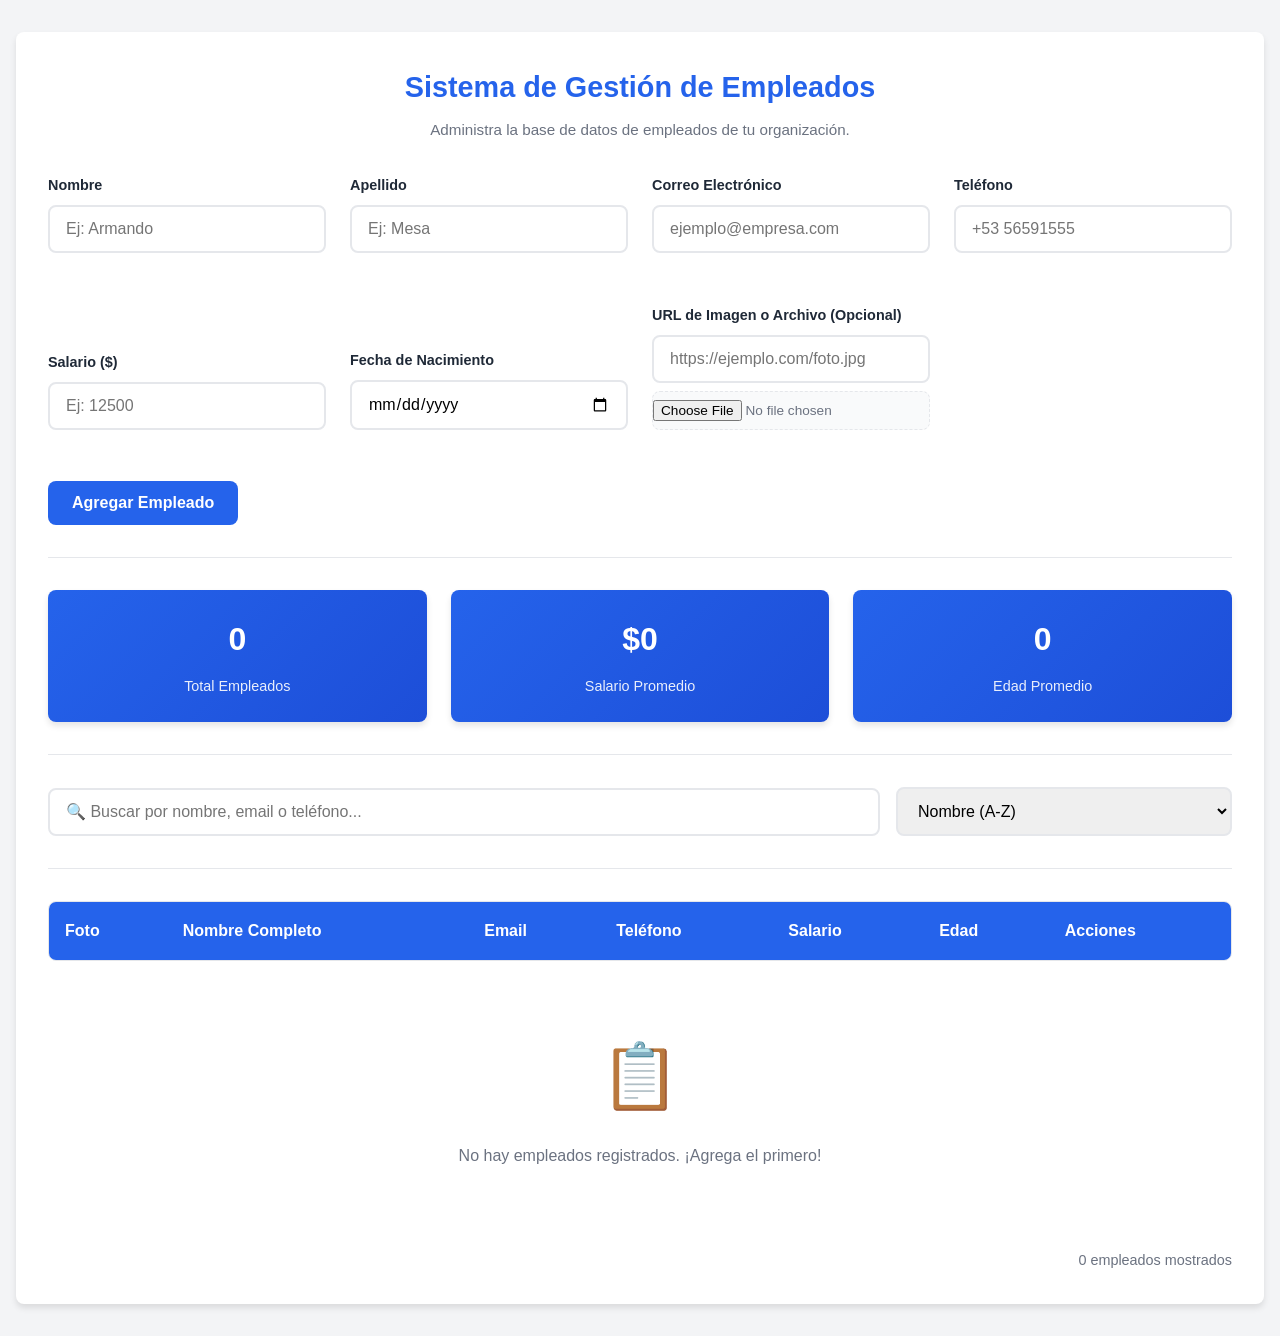
<file: P6-Gestión de Bases de Datos/Sistema_de_Gestion.html>
<!DOCTYPE html>
<html lang="es">
<head>
    <meta charset="UTF-8">
    <meta name="viewport" content="width=device-width, initial-scale=1.0">
    <title>Proyecto 6: Gestión de Empleados</title>
    <!-- Vinculación de hoja de estilos externa -->
    <link rel="stylesheet" href="Sistema_de_Gestion.css">
</head>
<body>
    <main class="contenedor">
        <section class="tarjeta-principal">
            <header>
                <h1>Sistema de Gestión de Empleados</h1>
                <p class="descripcion">Administra la base de datos de empleados de tu organización.</p>
            </header>

            <!-- Formulario para agregar/editar empleados -->
            <section class="seccion-formulario" aria-label="Formulario de empleados">
                <form id="formulario-empleado" class="formulario" novalidate>
                    <input type="hidden" id="campo-id">
                    
                    <div class="grupo-input">
                        <label for="campo-nombre" class="etiqueta">Nombre</label>
                        <input 
                            type="text" 
                            id="campo-nombre" 
                            class="campo-texto" 
                            placeholder="Ej: Armando"
                            required
                            aria-required="true"
                        >
                        <span class="mensaje-error"></span>
                    </div>

                    <div class="grupo-input">
                        <label for="campo-apellido" class="etiqueta">Apellido</label>
                        <input 
                            type="text" 
                            id="campo-apellido" 
                            class="campo-texto" 
                            placeholder="Ej: Mesa"
                            required
                            aria-required="true"
                        >
                        <span class="mensaje-error"></span>
                    </div>

                    <div class="grupo-input">
                        <label for="campo-email" class="etiqueta">Correo Electrónico</label>
                        <input 
                            type="email" 
                            id="campo-email" 
                            class="campo-texto" 
                            placeholder="ejemplo@empresa.com"
                            required
                            aria-required="true"
                        >
                        <span class="mensaje-error"></span>
                    </div>

                    <div class="grupo-input">
                        <label for="campo-telefono" class="etiqueta">Teléfono</label>
                        <input 
                            type="tel" 
                            id="campo-telefono" 
                            class="campo-texto" 
                            placeholder="+53 56591555"
                            required
                            aria-required="true"
                        >
                        <span class="mensaje-error"></span>
                    </div>

                    <div class="grupo-input">
                        <label for="campo-salario" class="etiqueta">Salario ($)</label>
                        <input 
                            type="number" 
                            id="campo-salario" 
                            class="campo-texto" 
                            placeholder="Ej: 12500"
                            min="0"
                            step="0.01"
                            required
                            aria-required="true"
                        >
                        <span class="mensaje-error"></span>
                    </div>

                    <div class="grupo-input">
                        <label for="campo-fecha-nacimiento" class="etiqueta">Fecha de Nacimiento</label>
                        <input 
                            type="date" 
                            id="campo-fecha-nacimiento" 
                            class="campo-texto" 
                            required
                            aria-required="true"
                        >
                        <span class="mensaje-error"></span>
                    </div>

                    <div class="grupo-input">
                        <label for="campo-imagen" class="etiqueta">URL de Imagen o Archivo (Opcional)</label>
                        <input 
                            type="url" 
                            id="campo-imagen" 
                            class="campo-texto" 
                            placeholder="https://ejemplo.com/foto.jpg"
                        >
                        <!-- NUEVO: Input para subir archivo local -->
                        <input 
                            type="file" 
                            id="campo-archivo-imagen" 
                            class="campo-archivo" 
                            accept="image/*"
                            aria-label="Subir imagen desde dispositivo"
                        >
                        <span class="mensaje-error"></span>
                    </div>

                    <div class="controles-formulario">
                        <button type="submit" id="boton-guardar" class="boton boton-primario">
                            <span class="texto-boton">Agregar Empleado</span>
                        </button>
                        <button type="button" id="boton-cancelar" class="boton boton-secundario" style="display: none;">
                            Cancelar
                        </button>
                    </div>
                </form>
            </section>

            <!-- Estadísticas de empleados -->
            <section class="seccion-estadisticas" aria-label="Estadísticas">
                <div class="tarjeta-estadistica">
                    <span class="valor-estadistica" id="total-empleados">0</span>
                    <span class="etiqueta-estadistica">Total Empleados</span>
                </div>
                <div class="tarjeta-estadistica">
                    <span class="valor-estadistica" id="salario-promedio">$0</span>
                    <span class="etiqueta-estadistica">Salario Promedio</span>
                </div>
                <div class="tarjeta-estadistica">
                    <span class="valor-estadistica" id="edad-promedio">0</span>
                    <span class="etiqueta-estadistica">Edad Promedio</span>
                </div>
            </section>

            <!-- Buscador y filtros -->
            <section class="seccion-controles" aria-label="Controles de búsqueda">
                <div class="grupo-busqueda">
                    <label for="campo-busqueda" class="etiqueta-oculta">Buscar empleado</label>
                    <input 
                        type="text" 
                        id="campo-busqueda" 
                        class="campo-texto busqueda" 
                        placeholder="🔍 Buscar por nombre, email o teléfono..."
                        aria-label="Buscar empleados"
                    >
                </div>

                <div class="grupo-filtros">
                    <select id="filtro-orden" class="campo-select" aria-label="Ordenar por">
                        <option value="nombre-asc">Nombre (A-Z)</option>
                        <option value="nombre-desc">Nombre (Z-A)</option>
                        <option value="salario-asc">Salario (Menor a Mayor)</option>
                        <option value="salario-desc">Salario (Mayor a Menor)</option>
                        <option value="fecha-asc">Fecha Nacimiento (Antiguo a Reciente)</option>
                        <option value="fecha-desc">Fecha Nacimiento (Reciente a Antiguo)</option>
                    </select>
                </div>
            </section>

            <!-- Tabla/Listado de empleados -->
            <section class="seccion-listado" aria-label="Lista de empleados">
                <div class="contenedor-tabla">
                    <table id="tabla-empleados" class="tabla">
                        <thead>
                            <tr>
                                <th scope="col">Foto</th>
                                <th scope="col">Nombre Completo</th>
                                <th scope="col">Email</th>
                                <th scope="col">Teléfono</th>
                                <th scope="col">Salario</th>
                                <th scope="col">Edad</th>
                                <th scope="col" class="acciones">Acciones</th>
                            </tr>
                        </thead>
                        <tbody id="cuerpo-tabla">
                            <!-- Las filas se generan dinámicamente con JavaScript -->
                        </tbody>
                    </table>
                </div>

                <div id="mensaje-vacio" class="mensaje-vacio" style="display: none;">
                    <div class="icono-vacio">📋</div>
                    <p>No hay empleados registrados. ¡Agrega el primero!</p>
                </div>

                <div class="informacion-listado">
                    <span id="contador-empleados">0 empleados mostrados</span>
                </div>
            </section>
        </section>
    </main>

    <!-- Modal de confirmación -->
    <div id="modal-confirmacion" class="modal" style="display: none;" aria-hidden="true">
        <div class="modal-contenido">
            <div class="modal-cabecera">
                <h2>Confirmar Eliminación</h2>
                <button type="button" class="boton-cerrar-modal" aria-label="Cerrar modal">&times;</button>
            </div>
            <div class="modal-cuerpo">
                <p>¿Estás seguro de que deseas eliminar a <strong id="nombre-empleado-eliminar"></strong>?</p>
                <p class="advertencia">Esta acción no se puede deshacer.</p>
            </div>
            <div class="modal-pie">
                <button type="button" id="boton-cancelar-modal" class="boton boton-secundario">Cancelar</button>
                <button type="button" id="boton-confirmar-eliminar" class="boton boton-peligro">Eliminar</button>
            </div>
        </div>
    </div>

    <!-- Vinculación de script externo con defer -->
    <script src="Sistema_de_Gestion.js" defer></script>
</body>
</html>
</file>
<file: P0-Página Web/styles.css>
/* --- REINICIO Y VARIABLES GLOBALES --- */
:root {
    --color-fondo: #050505;
    --color-tarjeta: #0f0f0f;
    --rojo-primario: #ff0000;
    --texto-blanco: #ffffff;
    --texto-gris: #a1a1a1;
    --fuente-titulos: 'Oswald', sans-serif;
    --fuente-cuerpo: 'Inter', sans-serif;
}

* {
    margin: 0;
    padding: 0;
    box-sizing: border-box;
}

body {
    /* 1. Degradado radial */
    background: radial-gradient(circle at center, #09090b 0%, #09090b 100%);
    
    /* 2. Truco PRO: Fondo fijo */
    background-attachment: fixed;
    
    /* 3. Asegurar que cubra toda la altura */
    min-height: 100vh;
    color: var(--texto-blanco);
    font-family: var(--fuente-cuerpo);
    line-height: 1.6;
    margin: 0; 
}

a { text-decoration: none; color: inherit; }
ul { list-style: none; }

/* Configuración básica para los iconos SVG */
svg {
    width: 24px;
    height: 24px;
    display: inline-block;
    vertical-align: middle;
}

.contenedor {
    max-width: 1200px;
    margin: 0 auto;
    padding: 0 20px;
}

/* --- BARRA DE NAVEGACIÓN --- */
.barra-navegacion {
    display: flex;
    /* Se elimina justify-content para alinear a la derecha con margen automático */
    align-items: center;
    padding: 20px 40px;
    position: relative;
    z-index: 100;
    background: transparent;
}

.caja-logo {
    background-color: var(--rojo-primario);
    color: white;
    width: 40px;
    height: 40px;
    display: flex;
    align-items: center;
    justify-content: center;
    font-family: var(--fuente-titulos);
    font-weight: 700;
    font-size: 1.5rem;
    border-radius: 2px;
}

.enlaces-nav {
    display: flex;
    gap: 30px;
    margin-left: auto; /* ESTO ALINEA TODO A LA DERECHA */
}

.enlaces-nav a {
    font-size: 0.9rem;
    font-weight: 600;
    text-transform: uppercase;
    color: #fff;
    padding-bottom: 5px;
    font-family: var(--fuente-titulos);
    letter-spacing: 1px;
}

.enlaces-nav a.activo {
    border-bottom: 2px solid var(--rojo-primario);
}

.acciones-nav {
    display: flex;
    align-items: center;
    gap: 15px;
    margin-left: 25px; /* Separación extra del menú */
}

.btn-admin {
    background-color: var(--rojo-primario);
    padding: 5px 15px;
    border-radius: 20px;
    font-weight: 700;
    font-size: 0.8rem;
    font-family: var(--fuente-titulos);
    letter-spacing: 0.5px;
}

.btn-idioma {
    background: #222;
    border: none;
    color: white;
    padding: 5px 15px;
    border-radius: 20px;
    cursor: pointer;
    font-size: 0.8rem;
    display: flex;
    align-items: center;
    gap: 5px;
    font-family: var(--fuente-titulos);
}

.icono-pequeno {
    width: 14px;
    height: 14px;
}

.menu-hamburguesa { display: none; cursor: pointer; color: white; margin-left: auto; }
.icono-grande { width: 30px; height: 30px; }

/* --- SECCIÓN PRINCIPAL (HERO) --- */
.seccion-principal {
    text-align: center;
    padding: 80px 20px 80px;
    display: flex;
    flex-direction: column;
    align-items: center;
}

.etiqueta-pill {
    background-color: #1a1a1a;
    padding: 8px 20px;
    border-radius: 50px;
    font-size: 0.75rem;
    font-weight: 600;
    letter-spacing: 2px;
    text-transform: uppercase;
    margin-bottom: 20px;
    border: 1px solid #333;
    display: inline-flex;
    align-items: center;
    gap: 10px;
    color: #ccc;
}

.etiqueta-pill .punto {
    width: 6px;
    height: 6px;
    background-color: var(--rojo-primario);
    border-radius: 50%;
}

.seccion-principal h1 {
    /* 1. Asegurar la fuente Oswald (que es estilo "cartel") */
    font-family: 'Oswald', sans-serif;
    
    /* 2. Grosor máximo */
    font-weight: 700;
    
    /* 3. Tamaño grande */
    font-size: 5.5rem; /* Ajusta este número si lo quieres más grande */
    
    /* 4. Mayúsculas obligatorias */
    text-transform: uppercase;
    
    /* 5. Altura de línea apretada (para que no se separen los renglones) */
    line-height: 0.85;
    
    /* 6. Color grisáceo */
    color: #979798;
    
    /* --- AQUÍ ESTÁN LOS TRUCOS VISUALES --- */
    
    /* 7. "letter-spacing": Números negativos juntan las letras entre sí */
    letter-spacing: -4px; 
    
    /* 8. "transform: scaleY": ESTIRA la letra hacia arriba sin engordarla. 
       El 1.3 significa "un 30% más alta de lo normal" */
    transform: scaleY(1.1); 
    
    /* 9. Margen ajustado (al estirarla, ocupa más espacio vertical) */
    margin-bottom: 40px; 
    margin-top: 20px;
    max-width: 900px;
}

.subtexto-principal {
    color: var(--texto-gris);
    font-size: 1.1rem;
    max-width: 600px;
    margin: 0 auto;
}

/* --- SECCIÓN DE ESTADÍSTICAS --- */
.seccion-estadisticas {
    padding: 40px 0 80px;
    background-color: #101012; 
}

.rejilla-estadisticas {
    display: grid;
    grid-template-columns: repeat(4, 1fr);
    gap: 20px;
}

.tarjeta-estadistica {
    /* CAMBIO AQUÍ: Degradado lineal */
    /* Sintaxis: linear-gradient(dirección, color-inicial, color-final) */
    background: linear-gradient(to bottom right, #151515, #211619);

    /* El resto de propiedades se mantienen igual */
    padding: 40px 20px;
    border-radius: 10px;
    text-align: center;
    border: 1.5px solid #222224;
    transition: transform 0.3s ease;
}
.tarjeta-estadistica:hover {
    transform: translateY(-0px); /* Se eleva un poquito */
    background: linear-gradient(to bottom right, #18171a, #2b1519); /* El rojo se hace un poco más intenso */
    border-color: #2e2e30; /* El borde se pone rojo */
}

.icono-stats {
    width: 32px;
    height: 32px;
    color: var(--rojo-primario);
    margin-bottom: 15px;
}

.tarjeta-estadistica h3 {
    font-family: var(--fuente-titulos);
    font-size: 2.5rem;
    margin-bottom: 5px;
}

.tarjeta-estadistica span {
    color: #666;
    font-size: 0.7rem;
    letter-spacing: 1px;
    text-transform: uppercase;
    font-weight: 600;
}

/* --- SECCIÓN POR QUÉ NOSOTROS --- */
.por-que-nosotros {
    padding: 80px 0;
}

.cabecera-seccion {
    display: flex;
    justify-content: space-between;
    align-items: flex-start;
    margin-bottom: 60px;
}

.cabecera-seccion h2 {
    font-family: var(--fuente-titulos);
    font-size: 3.5rem;
    text-transform: uppercase;
    max-width: 600px;
    line-height: 1;
}

.descripcion-cabecera {
    max-width: 300px;
    text-align: right;
    font-size: 0.75rem;
    color: #666;
    letter-spacing: 1px;
    line-height: 1.6;
    margin-top: 10px;
    font-family: 'Courier New', monospace; 
}

.rejilla-caracteristicas {
    display: grid;
    grid-template-columns: repeat(2, 1fr);
    gap: 30px;
}

.tarjeta-caracteristica {
    /*background-color: var(--color-tarjeta);*/
    background: linear-gradient(to bottom right, #1a080a, #0a090b);
    padding: 30px;
    border-radius: 12px;
    display: flex;
    align-items: flex-start;
    gap: 20px;
    transition: all 0.4s ease;
    transition-delay: 0.2s;
}
.tarjeta-caracteristica:hover {
    transform: translateY(-3px); /* Se eleva un poquito */
    background: linear-gradient(to bottom right, #250b0e, #110f13); /* El rojo se hace un poco más intenso */
}

.caja-icono {
    background-color: #2a0505; 
    width: 60px;
    height: 60px;
    border-radius: 8px;
    display: flex;
    align-items: center;
    justify-content: center;
    flex-shrink: 0;
    color: white;
}

.caja-icono svg {
    width: 28px;
    height: 28px;
}

.texto-caracteristica h3 {
    font-family: var(--fuente-titulos);
    font-size: 1.5rem;
    text-transform: uppercase;
    margin-bottom: 10px;
}

.texto-caracteristica p {
    color: var(--texto-gris);
    font-size: 0.95rem;
}

/* --- SECCIÓN DE CONTACTO --- */
.seccion-contacto {
    padding: 60px 0 100px;
}

.rejilla-contacto {
    display: grid;
    grid-template-columns: 1fr 1fr;
    gap: 50px;
}

.contenedor-formulario h2 {
    font-family: var(--fuente-titulos);
    font-size: 3rem;
    text-transform: uppercase;
    line-height: 1;
    margin-bottom: 10px;
}

.contenedor-formulario .subtitulo {
    color: #666;
    margin-bottom: 40px;
    font-size: 0.95rem;
}

.grupo-input {
    margin-bottom: 25px;
}

.grupo-input label {
    display: block;
    font-size: 0.65rem;
    font-weight: 700;
    letter-spacing: 1px;
    color: #444;
    margin-bottom: 5px;
    text-transform: uppercase;
}

.grupo-input input, 
.grupo-input textarea {
    width: 100%;
    background-color: #111;
    border: 1px solid #222;
    padding: 15px;
    color: #fff;
    font-family: var(--fuente-cuerpo);
    font-size: 0.9rem;
    border-radius: 4px;
}

.grupo-input input:focus, 
.grupo-input textarea:focus {
    outline: none;
    border-color: #444;
}

.grupo-input textarea {
    height: 100px;
    resize: none;
}

.btn-enviar {
    background-color: var(--rojo-primario);
    color: white;
    border: none;
    padding: 15px 30px;
    font-family: var(--fuente-titulos);
    font-weight: 700;
    font-size: 1rem;
    border-radius: 30px;
    cursor: pointer;
    box-shadow: 0 0 15px rgba(255, 0, 0, 0.4);
    letter-spacing: 1px;
}

/* Contacto lado derecho */
.contenedor-info-directa h3 {
    font-family: var(--fuente-titulos);
    font-size: 1.8rem;
    text-transform: uppercase;
    margin-bottom: 20px;
}

.tarjeta-info {
    background-color: #111;
    padding: 20px;
    border-radius: 4px;
    display: flex;
    align-items: center;
    gap: 20px;
    margin-bottom: 20px;
    border: 1px solid #222;
}

.icono-info {
    width: 40px;
    height: 40px;
    background: rgba(255,255,255,0.05);
    display: flex;
    align-items: center;
    justify-content: center;
    border-radius: 4px;
    color: var(--rojo-primario);
}

.texto-rojo { color: var(--rojo-primario); }

.detalles-info {
    display: flex;
    flex-direction: column;
}

.detalles-info .etiqueta {
    font-size: 0.6rem;
    font-weight: 700;
    color: #444;
    letter-spacing: 1px;
    text-transform: uppercase;
}

.detalles-info .valor {
    font-size: 1rem;
    font-weight: 500;
}

.rejilla-telefonos {
    display: grid;
    grid-template-columns: 1fr 1fr;
    gap: 20px;
}

.tarjeta-deck {
    background-color: #0f0f0f;
    padding: 30px;
    border-radius: 4px;
    border: 1px solid #222;
    position: relative;
    overflow: hidden;
    margin-top: 20px;
}

.tarjeta-deck h4 {
    font-family: var(--fuente-titulos);
    font-size: 1.4rem;
    text-transform: uppercase;
    margin-bottom: 10px;
    position: relative;
    z-index: 2;
}

.tarjeta-deck p {
    color: #888;
    font-size: 0.9rem;
    position: relative;
    z-index: 2;
    max-width: 80%;
}

.icono-fondo {
    position: absolute;
    right: -10px;
    bottom: -10px;
    width: 100px;
    height: 100px;
    color: #1a1a1a;
    z-index: 1;
    transform: rotate(-10deg);
}

/* --- PIE DE PÁGINA --- */
footer {
    padding: 40px 20px;
    border-top: 1px solid #1a1a1a;
    text-align: center;
    margin-top: 50px;
}

.contenido-footer {
    display: flex;
    justify-content: center;
    align-items: center;
    gap: 20px;
    margin-bottom: 20px;
    position: relative;
}

.logo-footer {
    margin-bottom: 0;
}

.iconos-sociales {
    position: absolute;
    right: 0;
}

.iconos-sociales a {
    width: 35px;
    height: 35px;
    background: #111;
    display: inline-flex;
    align-items: center;
    justify-content: center;
    border-radius: 50%;
    margin-left: 10px;
    color: #ccc;
    transition: 0.3s;
}

.iconos-sociales svg {
    width: 16px;
    height: 16px;
}

.iconos-sociales a:hover {
    background: var(--rojo-primario);
    color: white;
}

.derechos {
    color: #666;
    font-size: 0.8rem;
}

/* --- RESPONSIVE / MÓVIL (Android) --- */
@media (max-width: 992px) {
    .rejilla-caracteristicas, .rejilla-contacto {
        grid-template-columns: 1fr;
    }
    
    .cabecera-seccion {
        flex-direction: column;
    }
    
    .descripcion-cabecera {
        text-align: left;
        margin-top: 20px;
    }
    
    .rejilla-telefonos {
        grid-template-columns: 1fr;
    }
}

@media (max-width: 768px) {
    .enlaces-nav, .acciones-nav {
        display: none; /* Oculto en móvil por simplicidad */
    }
    
    .menu-hamburguesa {
        display: block;
    }
    
    .seccion-principal h1 {
        font-size: 3rem;
    }
    
    .rejilla-estadisticas {
        grid-template-columns: 1fr;
    }
    
    .cabecera-seccion h2 {
        font-size: 2.5rem;
    }
    
    .contenedor-formulario h2 {
        font-size: 2rem;
    }
    
    .contenido-footer {
        flex-direction: column;
    }
    
    .iconos-sociales {
        position: relative;
        margin-top: 20px;
    }
}
</file>
<file: P1-Contador/Contador.css>
/* Definición de variables globales para consistencia visual */
:root {
    --color-primario: #3498db;
    --color-secundario: #e74c3c;
    --color-acento: #2c3e50;
    --color-fondo: #f4f7f6;
    --color-tarjeta: #ffffff;
    --color-texto: #333333;
    --fuente-principal: 'Segoe UI', Tahoma, Geneva, Verdana, sans-serif;
}

/* Reset básico de márgenes y configuración de caja */
* {
    margin: 0;
    padding: 0;
    box-sizing: border-box;
}

body {
    font-family: var(--fuente-principal);
    background-color: var(--color-fondo);
    color: var(--color-texto);
    display: flex;
    justify-content: center;
    align-items: center;
    min-height: 100vh;
}

.contenedor {
    width: 100%;
    padding: 1rem;
    display: flex;
    justify-content: center;
}

.tarjeta-contador {
    background-color: var(--color-tarjeta);
    padding: 2rem;
    border-radius: 12px;
    box-shadow: 0 4px 6px rgba(0, 0, 0, 0.1);
    width: 100%;
    max-width: 400px;
    text-align: center;
}

header h1 {
    font-size: 1.5rem;
    color: var(--color-acento);
    margin-bottom: 1.5rem;
}

.area-visualizacion {
    margin-bottom: 2rem;
}

#valor-conteo {
    font-size: 4rem;
    font-weight: bold;
    color: var(--color-primario);
    display: block;
}

.etiqueta {
    font-size: 0.9rem;
    color: #777;
    text-transform: uppercase;
    letter-spacing: 1px;
}

.controles {
    display: flex;
    justify-content: center;
    gap: 1rem;
    margin-bottom: 2rem;
}

button {
    padding: 0.8rem 1.5rem;
    font-size: 1.2rem;
    border: none;
    border-radius: 6px;
    cursor: pointer;
    transition: transform 0.1s ease, background-color 0.2s;
    color: white;
    background-color: var(--color-primario);
}

button:active {
    transform: scale(0.95);
}

button.secundario {
    background-color: var(--color-acento);
    font-size: 1rem;
    padding: 0.8rem 1rem;
}

button#btn-decrementar {
    background-color: var(--color-secundario);
}

.estadisticas {
    display: flex;
    justify-content: space-around;
    border-top: 1px solid #eee;
    padding-top: 1rem;
}

.caja-estadistica span {
    display: block;
    font-size: 1.2rem;
    font-weight: bold;
    color: var(--color-acento);
}

.caja-estadistica p {
    font-size: 0.8rem;
    color: #777;
}
</file>
<file: P2-Verificador de Palíndromos/Verificador_de_Palíndromos.css>
/* Definición de variables globales para consistencia visual */
:root {
    --color-primario: #6c5ce7;
    --color-exito: #00b894;
    --color-error: #d63031;
    --color-fondo: #dfe6e9;
    --color-tarjeta: #ffffff;
    --color-texto: #2d3436;
    --color-texto-suave: #636e72;
    --fuente-principal: 'Segoe UI', Tahoma, Geneva, Verdana, sans-serif;
    --borde-radio: 8px;
    --sombra: 0 4px 6px rgba(0, 0, 0, 0.1);
}

/* Reset básico y configuración de caja */
* {
    margin: 0;
    padding: 0;
    box-sizing: border-box;
}

body {
    font-family: var(--fuente-principal);
    background-color: var(--color-fondo);
    color: var(--color-texto);
    display: flex;
    justify-content: center;
    align-items: center;
    min-height: 100vh;
    padding: 1rem;
}

.contenedor {
    width: 100%;
    display: flex;
    justify-content: center;
}

.tarjeta-verificador {
    background-color: var(--color-tarjeta);
    padding: 2.5rem;
    border-radius: var(--borde-radio);
    box-shadow: var(--sombra);
    width: 100%;
    max-width: 500px;
    text-align: center;
}

header h1 {
    font-size: 1.8rem;
    color: var(--color-primario);
    margin-bottom: 0.5rem;
}

.descripcion {
    color: var(--color-texto-suave);
    margin-bottom: 2rem;
    font-size: 0.95rem;
}

.formulario {
    display: flex;
    flex-direction: column;
    gap: 1rem;
    margin-bottom: 2rem;
}

input[type="text"] {
    padding: 1rem;
    font-size: 1rem;
    border: 2px solid #b2bec3;
    border-radius: var(--borde-radio);
    outline: none;
    transition: border-color 0.3s;
    width: 100%;
}

input[type="text"]:focus {
    border-color: var(--color-primario);
}

button {
    padding: 1rem;
    font-size: 1rem;
    font-weight: bold;
    border: none;
    border-radius: var(--borde-radio);
    cursor: pointer;
    background-color: var(--color-primario);
    color: white;
    transition: background-color 0.3s, transform 0.1s;
    width: 100%;
}

button:hover {
    background-color: #5649c0;
}

button:active {
    transform: scale(0.98);
}

.resultado {
    padding: 1.5rem;
    border-radius: var(--borde-radio);
    background-color: #f1f2f6;
    display: flex;
    align-items: center;
    justify-content: center;
    gap: 1rem;
    opacity: 0;
    transform: translateY(10px);
    transition: opacity 0.3s, transform 0.3s;
    visibility: hidden;
}

.resultado.visible {
    opacity: 1;
    transform: translateY(0);
    visibility: visible;
}

.resultado.exito {
    background-color: rgba(0, 184, 148, 0.1);
    border: 1px solid var(--color-exito);
    color: var(--color-exito);
}

.resultado.error {
    background-color: rgba(214, 48, 49, 0.1);
    border: 1px solid var(--color-error);
    color: var(--color-error);
}

.icono::before {
    font-weight: bold;
    font-size: 1.5rem;
}

.exito .icono::before {
    content: "✓";
}

.error .icono::before {
    content: "✕";
}

/* Ajustes para pantallas pequeñas */
@media (max-width: 480px) {
    .tarjeta-verificador {
        padding: 1.5rem;
    }
    
    header h1 {
        font-size: 1.5rem;
    }
}
</file>
<file: P3-Verificador de Correo Electrónico/Verificador_de_Correo.css>
/* Definición de variables globales para consistencia visual */
:root {
    --color-primario: #4a69bd;
    --color-exito: #20bf6b;
    --color-error: #eb3b5a;
    --color-fondo: #f1f2f6;
    --color-tarjeta: #ffffff;
    --color-texto: #2f3542;
    --color-borde: #dfe4ea;
    --fuente-principal: 'Segoe UI', Tahoma, Geneva, Verdana, sans-serif;
    --transicion: all 0.3s ease;
}

/* Reset básico y configuración de caja */
* {
    margin: 0;
    padding: 0;
    box-sizing: border-box;
}

body {
    font-family: var(--fuente-principal);
    background-color: var(--color-fondo);
    color: var(--color-texto);
    display: flex;
    justify-content: center;
    align-items: center;
    min-height: 100vh;
    padding: 1rem;
}

.contenedor {
    width: 100%;
    display: flex;
    justify-content: center;
}

.tarjeta-validador {
    background-color: var(--color-tarjeta);
    padding: 2.5rem;
    border-radius: 12px;
    box-shadow: 0 4px 15px rgba(0, 0, 0, 0.05);
    width: 100%;
    max-width: 450px;
}

header h1 {
    font-size: 1.8rem;
    color: var(--color-primario);
    margin-bottom: 0.5rem;
    text-align: center;
}

.descripcion {
    text-align: center;
    color: #747d8c;
    margin-bottom: 2rem;
    font-size: 0.95rem;
}

.formulario {
    display: flex;
    flex-direction: column;
    gap: 1.5rem;
}

.grupo-input {
    position: relative;
    display: flex;
    flex-direction: column;
    gap: 0.5rem;
}

.etiqueta {
    font-weight: 600;
    font-size: 0.9rem;
    color: var(--color-texto);
}

.campo-texto {
    padding: 0.8rem 1rem;
    font-size: 1rem;
    border: 2px solid var(--color-borde);
    border-radius: 6px;
    outline: none;
    transition: var(--transicion);
    width: 100%;
}

.campo-texto:focus {
    border-color: var(--color-primario);
    box-shadow: 0 0 0 3px rgba(74, 105, 189, 0.1);
}

/* Estados de validación visual - RETROALIMENTACIÓN EN TIEMPO REAL */
.campo-texto.valido {
    border-color: var(--color-exito);
    background-color: rgba(32, 191, 107, 0.05);
}

.campo-texto.invalido {
    border-color: var(--color-error);
    background-color: rgba(235, 59, 90, 0.05);
}

/* Icono de estado - visible según validación */
.icono-estado::after {
    position: absolute;
    right: 12px;
    bottom: 12px;
    font-weight: bold;
    font-size: 1.2rem;
    opacity: 0;
    transition: var(--transicion);
}

.valido ~ .icono-estado::after {
    content: "✓";
    color: var(--color-exito);
    opacity: 1;
}

.invalido ~ .icono-estado::after {
    content: "✕";
    color: var(--color-error);
    opacity: 1;
}

/* Mensaje de validación */
.mensaje {
    font-size: 0.85rem;
    min-height: 1.2rem;
    font-weight: 500;
    opacity: 0;
    transform: translateY(-5px);
    transition: var(--transicion);
}

.mensaje.visible {
    opacity: 1;
    transform: translateY(0);
}

.mensaje.exito {
    color: var(--color-exito);
}

.mensaje.error {
    color: var(--color-error);
}

/* Botón con estados */
.boton {
    padding: 1rem;
    font-size: 1rem;
    font-weight: bold;
    border: none;
    border-radius: 6px;
    cursor: pointer;
    background-color: var(--color-primario);
    color: white;
    transition: var(--transicion);
    margin-top: 0.5rem;
    position: relative;
    display: flex;
    justify-content: center;
    align-items: center;
    gap: 0.5rem;
}

.boton:hover:not(:disabled) {
    background-color: #3c55a5;
    transform: translateY(-2px);
}

.boton:active:not(:disabled) {
    transform: translateY(0);
}

/* Estado deshabilitado del botón */
.boton:disabled {
    background-color: #b2bec3;
    cursor: not-allowed;
    transform: none;
}

/* Spinner de carga */
.spinner {
    display: none;
    width: 18px;
    height: 18px;
    border: 2px solid rgba(255, 255, 255, 0.3);
    border-top-color: white;
    border-radius: 50%;
    animation: girar 0.8s linear infinite;
}

.boton.cargando .spinner {
    display: block;
}

.boton.cargando .texto-boton {
    opacity: 0.7;
}

@keyframes girar {
    to {
        transform: rotate(360deg);
    }
}

/* Ajustes para pantallas pequeñas */
@media (max-width: 480px) {
    .tarjeta-validador {
        padding: 1.5rem;
    }
}
</file>
<file: P5-Tabla Ordenable/Tabla_Ordenable.css>
/* Definición de variables globales para consistencia visual */
:root {
    --color-primario: #4f46e5;
    --color-primario-oscuro: #4338ca;
    --color-exito: #10b981;
    --color-error: #ef4444;
    --color-advertencia: #f59e0b;
    --color-fondo: #f3f4f6;
    --color-tarjeta: #ffffff;
    --color-texto: #1f2937;
    --color-texto-suave: #6b7280;
    --color-borde: #e5e7eb;
    --fuente-principal: 'Segoe UI', Tahoma, Geneva, Verdana, sans-serif;
    --transicion: all 0.3s ease;
    --sombra: 0 4px 6px rgba(0, 0, 0, 0.1);
    --radio-borde: 8px;
}

/* Reset básico y configuración de caja */
* {
    margin: 0;
    padding: 0;
    box-sizing: border-box;
}

body {
    font-family: var(--fuente-principal);
    background-color: var(--color-fondo);
    color: var(--color-texto);
    line-height: 1.6;
    padding: 2rem 1rem;
}

.contenedor {
    max-width: 1200px;
    margin: 0 auto;
}

.tarjeta-principal {
    background-color: var(--color-tarjeta);
    border-radius: var(--radio-borde);
    box-shadow: var(--sombra);
    padding: 2rem;
}

header {
    text-align: center;
    margin-bottom: 2rem;
}

header h1 {
    font-size: 1.8rem;
    color: var(--color-primario);
    margin-bottom: 0.5rem;
}

.descripcion {
    color: var(--color-texto-suave);
    font-size: 0.95rem;
}

/* Secciones */
.seccion-formulario,
.seccion-controles,
.seccion-tabla {
    margin-bottom: 2rem;
    padding-bottom: 2rem;
    border-bottom: 1px solid var(--color-borde);
}

.seccion-tabla {
    border-bottom: none;
    margin-bottom: 0;
    padding-bottom: 0;
}

/* Formulario */
.formulario {
    display: grid;
    grid-template-columns: repeat(auto-fit, minmax(200px, 1fr));
    gap: 1.5rem;
    align-items: end;
}

.grupo-input {
    display: flex;
    flex-direction: column;
    gap: 0.5rem;
    position: relative;
}

.etiqueta {
    font-weight: 600;
    font-size: 0.9rem;
    color: var(--color-texto);
}

.etiqueta-oculta {
    position: absolute;
    width: 1px;
    height: 1px;
    padding: 0;
    margin: -1px;
    overflow: hidden;
    clip: rect(0, 0, 0, 0);
    border: 0;
}

.campo-texto,
.campo-select {
    padding: 0.8rem 1rem;
    font-size: 1rem;
    border: 2px solid var(--color-borde);
    border-radius: var(--radio-borde);
    outline: none;
    transition: var(--transicion);
    width: 100%;
    font-family: inherit;
}

.campo-texto:focus,
.campo-select:focus {
    border-color: var(--color-primario);
    box-shadow: 0 0 0 3px rgba(79, 70, 229, 0.1);
}

.campo-texto.error,
.campo-select.error {
    border-color: var(--color-error);
}

.mensaje-error {
    font-size: 0.8rem;
    color: var(--color-error);
    min-height: 1.2rem;
    opacity: 0;
    transition: var(--transicion);
}

.mensaje-error.visible {
    opacity: 1;
}

.controles-formulario {
    display: flex;
    gap: 1rem;
    grid-column: 1 / -1;
}

/* Botones */
.boton {
    padding: 0.8rem 1.5rem;
    font-size: 1rem;
    font-weight: 600;
    border: none;
    border-radius: var(--radio-borde);
    cursor: pointer;
    transition: var(--transicion);
    display: flex;
    align-items: center;
    justify-content: center;
    gap: 0.5rem;
}

.boton-primario {
    background-color: var(--color-primario);
    color: white;
}

.boton-primario:hover {
    background-color: var(--color-primario-oscuro);
    transform: translateY(-2px);
}

.boton-secundario {
    background-color: var(--color-texto-suave);
    color: white;
}

.boton-secundario:hover {
    background-color: var(--color-texto);
}

.boton-edicion {
    background-color: var(--color-advertencia);
    color: white;
    padding: 0.5rem 1rem;
    font-size: 0.85rem;
}

.boton-eliminacion {
    background-color: var(--color-error);
    color: white;
    padding: 0.5rem 1rem;
    font-size: 0.85rem;
}

/* Controles de filtro y búsqueda */
.seccion-controles {
    display: flex;
    flex-wrap: wrap;
    gap: 1rem;
    justify-content: space-between;
    align-items: center;
}

.grupo-busqueda {
    flex: 1;
    min-width: 250px;
}

.grupo-filtros {
    display: flex;
    gap: 1rem;
    flex-wrap: wrap;
}

.grupo-filtros .campo-select {
    min-width: 180px;
}

/* Tabla */
.contenedor-tabla {
    overflow-x: auto;
    border-radius: var(--radio-borde);
    border: 1px solid var(--color-borde);
}

.tabla {
    width: 100%;
    border-collapse: collapse;
    background-color: var(--color-tarjeta);
}

.tabla thead {
    background-color: var(--color-primario);
    color: white;
}

.tabla th {
    padding: 1rem;
    text-align: left;
    font-weight: 600;
    white-space: nowrap;
}

.tabla th.ordenable {
    cursor: pointer;
    user-select: none;
    transition: var(--transicion);
}

.tabla th.ordenable:hover {
    background-color: var(--color-primario-oscuro);
}

.icono-orden::after {
    margin-left: 0.5rem;
    opacity: 0.5;
}

.tabla th.orden-asc .icono-orden::after {
    content: "▲";
    opacity: 1;
}

.tabla th.orden-desc .icono-orden::after {
    content: "▼";
    opacity: 1;
}

.tabla tbody tr {
    border-bottom: 1px solid var(--color-borde);
    transition: var(--transicion);
}

.tabla tbody tr:hover {
    background-color: rgba(79, 70, 229, 0.05);
}

.tabla tbody tr.edicion {
    background-color: rgba(245, 158, 11, 0.1);
}

.tabla td {
    padding: 1rem;
    vertical-align: middle;
}

.tabla td.acciones {
    display: flex;
    gap: 0.5rem;
    white-space: nowrap;
}

/* Mensaje vacío e información */
.mensaje-vacio {
    text-align: center;
    padding: 3rem;
    color: var(--color-texto-suave);
}

.informacion-tabla {
    padding-top: 1rem;
    text-align: right;
    color: var(--color-texto-suave);
    font-size: 0.9rem;
}

/* Animaciones */
@keyframes aparecer {
    from {
        opacity: 0;
        transform: translateY(10px);
    }
    to {
        opacity: 1;
        transform: translateY(0);
    }
}

.tabla tbody tr {
    animation: aparecer 0.3s ease;
}

/* Ajustes para pantallas pequeñas */
@media (max-width: 768px) {
    .formulario {
        grid-template-columns: 1fr;
    }
    
    .seccion-controles {
        flex-direction: column;
        align-items: stretch;
    }
    
    .grupo-filtros {
        flex-direction: column;
    }
    
    .grupo-filtros .campo-select {
        width: 100%;
    }
    
    .controles-formulario {
        flex-direction: column;
    }
    
    .boton {
        width: 100%;
    }
    
    .tabla th,
    .tabla td {
        padding: 0.75rem;
        font-size: 0.9rem;
    }
}
</file>
<file: P6-Gestión de Bases de Datos/Sistema_de_Gestion.css>
/* Definición de variables globales para consistencia visual */
:root {
    --color-primario: #2563eb;
    --color-primario-oscuro: #1d4ed8;
    --color-exito: #10b981;
    --color-error: #ef4444;
    --color-advertencia: #f59e0b;
    --color-peligro: #dc2626;
    --color-fondo: #f3f4f6;
    --color-tarjeta: #ffffff;
    --color-texto: #1f2937;
    --color-texto-suave: #6b7280;
    --color-borde: #e5e7eb;
    --fuente-principal: 'Segoe UI', Tahoma, Geneva, Verdana, sans-serif;
    --transicion: all 0.3s ease;
    --sombra: 0 4px 6px rgba(0, 0, 0, 0.1);
    --sombra-elevada: 0 10px 15px rgba(0, 0, 0, 0.1);
    --radio-borde: 8px;
}

/* Reset básico y configuración de caja */
* {
    margin: 0;
    padding: 0;
    box-sizing: border-box;
}

body {
    font-family: var(--fuente-principal);
    background-color: var(--color-fondo);
    color: var(--color-texto);
    line-height: 1.6;
    padding: 2rem 1rem;
}

.contenedor {
    max-width: 1400px;
    margin: 0 auto;
}

.tarjeta-principal {
    background-color: var(--color-tarjeta);
    border-radius: var(--radio-borde);
    box-shadow: var(--sombra);
    padding: 2rem;
}

header {
    text-align: center;
    margin-bottom: 2rem;
}

header h1 {
    font-size: 1.8rem;
    color: var(--color-primario);
    margin-bottom: 0.5rem;
}

.descripcion {
    color: var(--color-texto-suave);
    font-size: 0.95rem;
}

/* Secciones */
.seccion-formulario,
.seccion-estadisticas,
.seccion-controles,
.seccion-listado {
    margin-bottom: 2rem;
    padding-bottom: 2rem;
    border-bottom: 1px solid var(--color-borde);
}

.seccion-listado {
    border-bottom: none;
    margin-bottom: 0;
    padding-bottom: 0;
}

/* Formulario */
.formulario {
    display: grid;
    grid-template-columns: repeat(auto-fit, minmax(250px, 1fr));
    gap: 1.5rem;
    align-items: end;
}

.grupo-input {
    display: flex;
    flex-direction: column;
    gap: 0.5rem;
    position: relative;
}

.etiqueta {
    font-weight: 600;
    font-size: 0.9rem;
    color: var(--color-texto);
}

.etiqueta-oculta {
    position: absolute;
    width: 1px;
    height: 1px;
    padding: 0;
    margin: -1px;
    overflow: hidden;
    clip: rect(0, 0, 0, 0);
    border: 0;
}

.campo-texto,
.campo-select {
    padding: 0.8rem 1rem;
    font-size: 1rem;
    border: 2px solid var(--color-borde);
    border-radius: var(--radio-borde);
    outline: none;
    transition: var(--transicion);
    width: 100%;
    font-family: inherit;
}

.campo-texto:focus,
.campo-select:focus {
    border-color: var(--color-primario);
    box-shadow: 0 0 0 3px rgba(37, 99, 235, 0.1);
}

.campo-texto.error {
    border-color: var(--color-error);
}

/* NUEVO: Estilo para input de archivo */
.campo-archivo {
    font-size: 0.85rem;
    color: var(--color-texto-suave);
    padding: 0.5rem 0;
    border: 1px dashed var(--color-borde);
    border-radius: var(--radio-borde);
    background-color: #f9fafb;
    width: 100%;
}

.campo-archivo:hover {
    border-color: var(--color-primario);
    background-color: #eff6ff;
}

.mensaje-error {
    font-size: 0.8rem;
    color: var(--color-error);
    min-height: 1.2rem;
    opacity: 0;
    transition: var(--transicion);
}

.mensaje-error.visible {
    opacity: 1;
}

.controles-formulario {
    display: flex;
    gap: 1rem;
    grid-column: 1 / -1;
}

/* Botones */
.boton {
    padding: 0.8rem 1.5rem;
    font-size: 1rem;
    font-weight: 600;
    border: none;
    border-radius: var(--radio-borde);
    cursor: pointer;
    transition: var(--transicion);
    display: flex;
    align-items: center;
    justify-content: center;
    gap: 0.5rem;
}

.boton-primario {
    background-color: var(--color-primario);
    color: white;
}

.boton-primario:hover {
    background-color: var(--color-primario-oscuro);
    transform: translateY(-2px);
}

.boton-secundario {
    background-color: var(--color-texto-suave);
    color: white;
}

.boton-secundario:hover {
    background-color: var(--color-texto);
}

.boton-peligro {
    background-color: var(--color-peligro);
    color: white;
}

.boton-peligro:hover {
    background-color: #b91c1c;
}

.boton-edicion {
    background-color: var(--color-advertencia);
    color: white;
    padding: 0.5rem 1rem;
    font-size: 0.85rem;
}

.boton-eliminacion {
    background-color: var(--color-error);
    color: white;
    padding: 0.5rem 1rem;
    font-size: 0.85rem;
}

/* Estadísticas */
.seccion-estadisticas {
    display: grid;
    grid-template-columns: repeat(auto-fit, minmax(200px, 1fr));
    gap: 1.5rem;
    border-bottom: 1px solid var(--color-borde);
}

.tarjeta-estadistica {
    background: linear-gradient(135deg, var(--color-primario), var(--color-primario-oscuro));
    color: white;
    padding: 1.5rem;
    border-radius: var(--radio-borde);
    text-align: center;
    box-shadow: var(--sombra);
}

.valor-estadistica {
    display: block;
    font-size: 2rem;
    font-weight: 700;
    margin-bottom: 0.5rem;
}

.etiqueta-estadistica {
    font-size: 0.9rem;
    opacity: 0.9;
}

/* Controles de búsqueda */
.seccion-controles {
    display: flex;
    flex-wrap: wrap;
    gap: 1rem;
    justify-content: space-between;
    align-items: center;
}

.grupo-busqueda {
    flex: 1;
    min-width: 250px;
}

.grupo-filtros {
    display: flex;
    gap: 1rem;
    flex-wrap: wrap;
}

.grupo-filtros .campo-select {
    min-width: 200px;
}

/* Tabla */
.contenedor-tabla {
    overflow-x: auto;
    border-radius: var(--radio-borde);
    border: 1px solid var(--color-borde);
}

.tabla {
    width: 100%;
    border-collapse: collapse;
    background-color: var(--color-tarjeta);
}

.tabla thead {
    background-color: var(--color-primario);
    color: white;
}

.tabla th {
    padding: 1rem;
    text-align: left;
    font-weight: 600;
    white-space: nowrap;
}

.tabla tbody tr {
    border-bottom: 1px solid var(--color-borde);
    transition: var(--transicion);
}

.tabla tbody tr:hover {
    background-color: rgba(37, 99, 235, 0.05);
}

.tabla tbody tr.edicion {
    background-color: rgba(245, 158, 11, 0.1);
}

.tabla td {
    padding: 1rem;
    vertical-align: middle;
}

.tabla td.acciones {
    display: flex;
    gap: 0.5rem;
    white-space: nowrap;
}

/* Foto de empleado */
.foto-empleado {
    width: 50px;
    height: 50px;
    border-radius: 50%;
    object-fit: cover;
    border: 2px solid var(--color-borde);
}

.foto-empleado.sin-foto {
    background-color: var(--color-primario);
    display: flex;
    align-items: center;
    justify-content: center;
    color: white;
    font-weight: 600;
    font-size: 1.2rem;
}

/* Mensaje vacío */
.mensaje-vacio {
    text-align: center;
    padding: 4rem 2rem;
    color: var(--color-texto-suave);
}

.icono-vacio {
    font-size: 4rem;
    margin-bottom: 1rem;
}

.informacion-listado {
    padding-top: 1rem;
    text-align: right;
    color: var(--color-texto-suave);
    font-size: 0.9rem;
}

/* Modal */
.modal {
    position: fixed;
    top: 0;
    left: 0;
    width: 100%;
    height: 100%;
    background-color: rgba(0, 0, 0, 0.5);
    display: flex;
    align-items: center;
    justify-content: center;
    z-index: 1000;
    animation: aparecer 0.3s ease;
}

.modal-contenido {
    background-color: var(--color-tarjeta);
    border-radius: var(--radio-borde);
    box-shadow: var(--sombra-elevada);
    width: 90%;
    max-width: 450px;
    animation: deslizar 0.3s ease;
}

.modal-cabecera {
    display: flex;
    justify-content: space-between;
    align-items: center;
    padding: 1.5rem;
    border-bottom: 1px solid var(--color-borde);
}

.modal-cabecera h2 {
    font-size: 1.3rem;
    color: var(--color-texto);
}

.boton-cerrar-modal {
    background: none;
    border: none;
    font-size: 1.5rem;
    cursor: pointer;
    color: var(--color-texto-suave);
    transition: var(--transicion);
}

.boton-cerrar-modal:hover {
    color: var(--color-texto);
}

.modal-cuerpo {
    padding: 1.5rem;
}

.modal-cuerpo p {
    margin-bottom: 1rem;
}

.advertencia {
    color: var(--color-advertencia);
    font-weight: 600;
    font-size: 0.9rem;
}

.modal-pie {
    display: flex;
    justify-content: flex-end;
    gap: 1rem;
    padding: 1.5rem;
    border-top: 1px solid var(--color-borde);
}

/* Animaciones */
@keyframes aparecer {
    from {
        opacity: 0;
    }
    to {
        opacity: 1;
    }
}

@keyframes deslizar {
    from {
        opacity: 0;
        transform: translateY(-20px);
    }
    to {
        opacity: 1;
        transform: translateY(0);
    }
}

@keyframes aparecerFila {
    from {
        opacity: 0;
        transform: translateY(10px);
    }
    to {
        opacity: 1;
        transform: translateY(0);
    }
}

.tabla tbody tr {
    animation: aparecerFila 0.3s ease;
}

/* Mensajes toast */
.mensaje-toast {
    position: fixed;
    top: 20px;
    right: 20px;
    padding: 1rem 2rem;
    border-radius: var(--radio-borde);
    color: white;
    font-weight: 600;
    z-index: 1001;
    animation: deslizar 0.3s ease;
}

.mensaje-toast.exito {
    background-color: var(--color-exito);
}

.mensaje-toast.error {
    background-color: var(--color-error);
}

.mensaje-toast.advertencia {
    background-color: var(--color-advertencia);
}

/* Ajustes para pantallas pequeñas */
@media (max-width: 768px) {
    .formulario {
        grid-template-columns: 1fr;
    }
    
    .seccion-controles {
        flex-direction: column;
        align-items: stretch;
    }
    
    .grupo-filtros {
        flex-direction: column;
    }
    
    .grupo-filtros .campo-select {
        width: 100%;
    }
    
    .controles-formulario {
        flex-direction: column;
    }
    
    .boton {
        width: 100%;
    }
    
    .tabla th,
    .tabla td {
        padding: 0.75rem;
        font-size: 0.85rem;
    }
    
    .tabla td.acciones {
        flex-direction: column;
    }
    
    .seccion-estadisticas {
        grid-template-columns: 1fr;
    }
}
</file>
